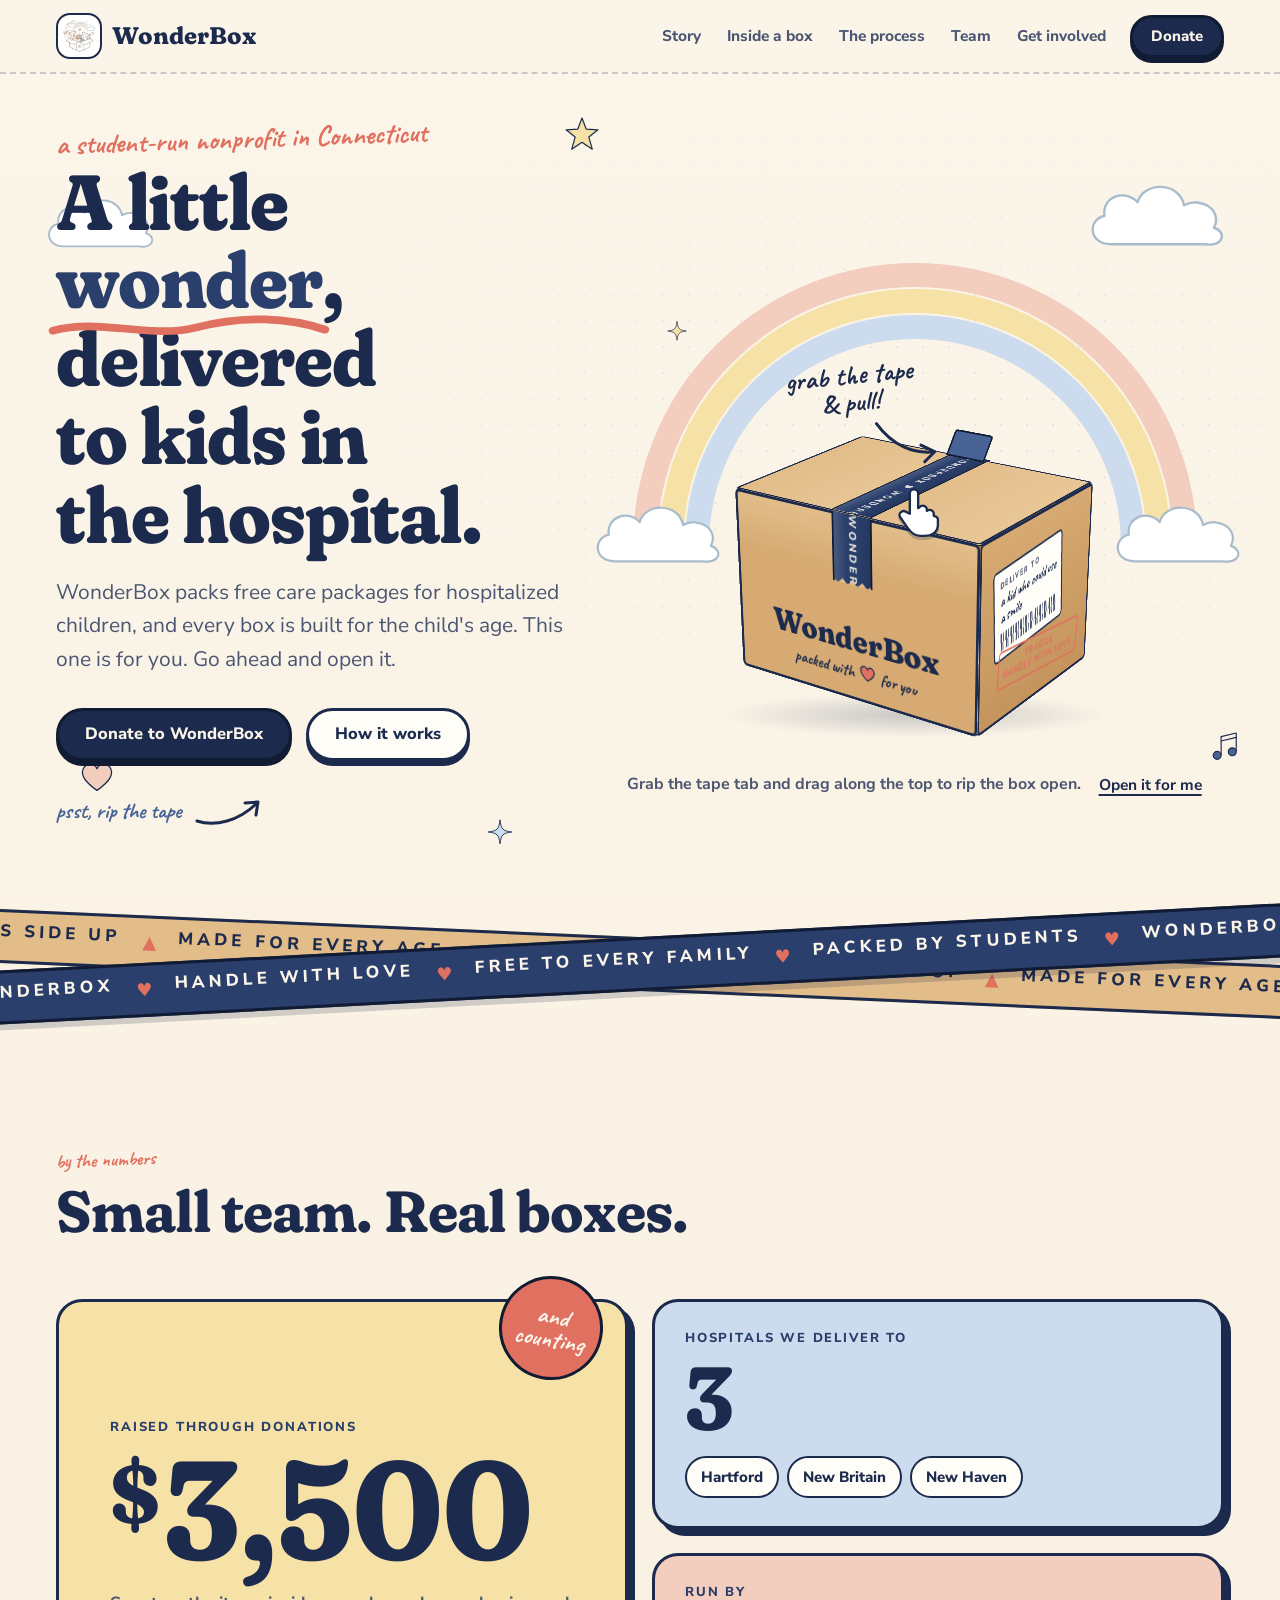
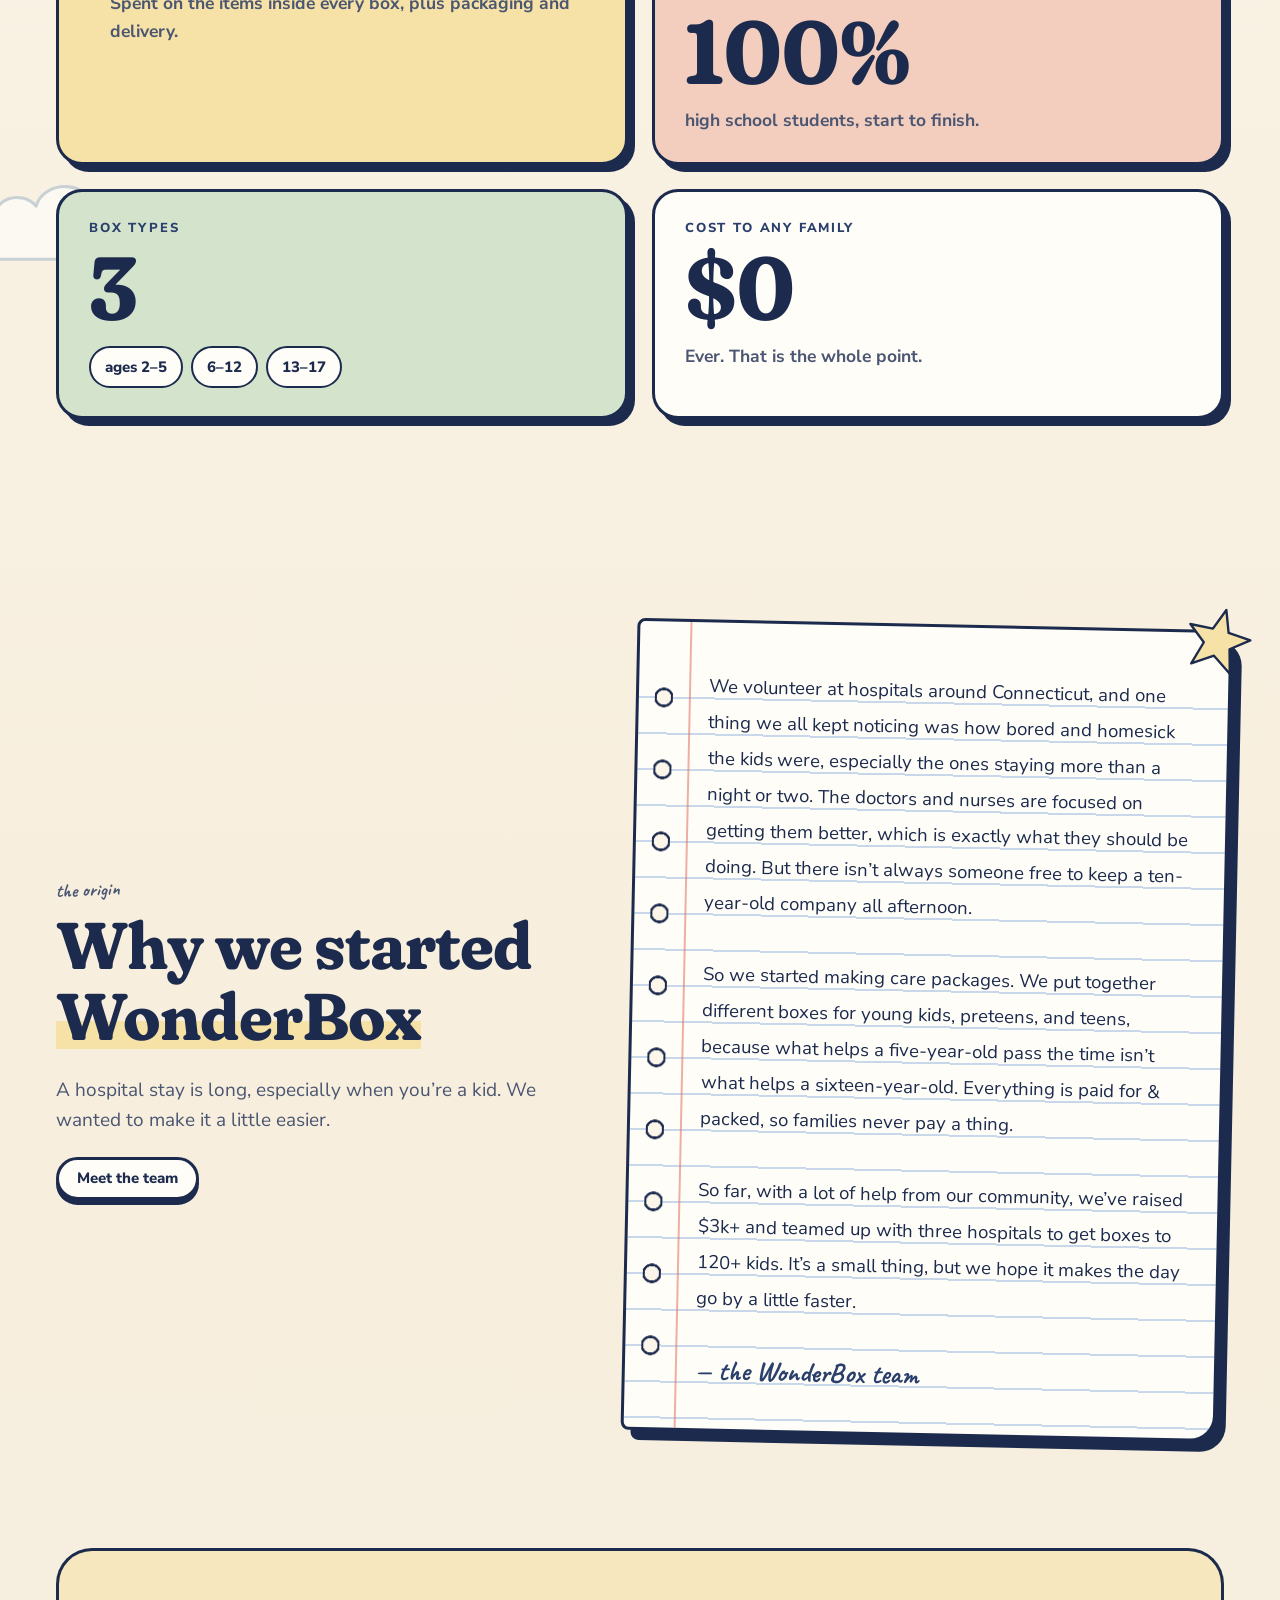
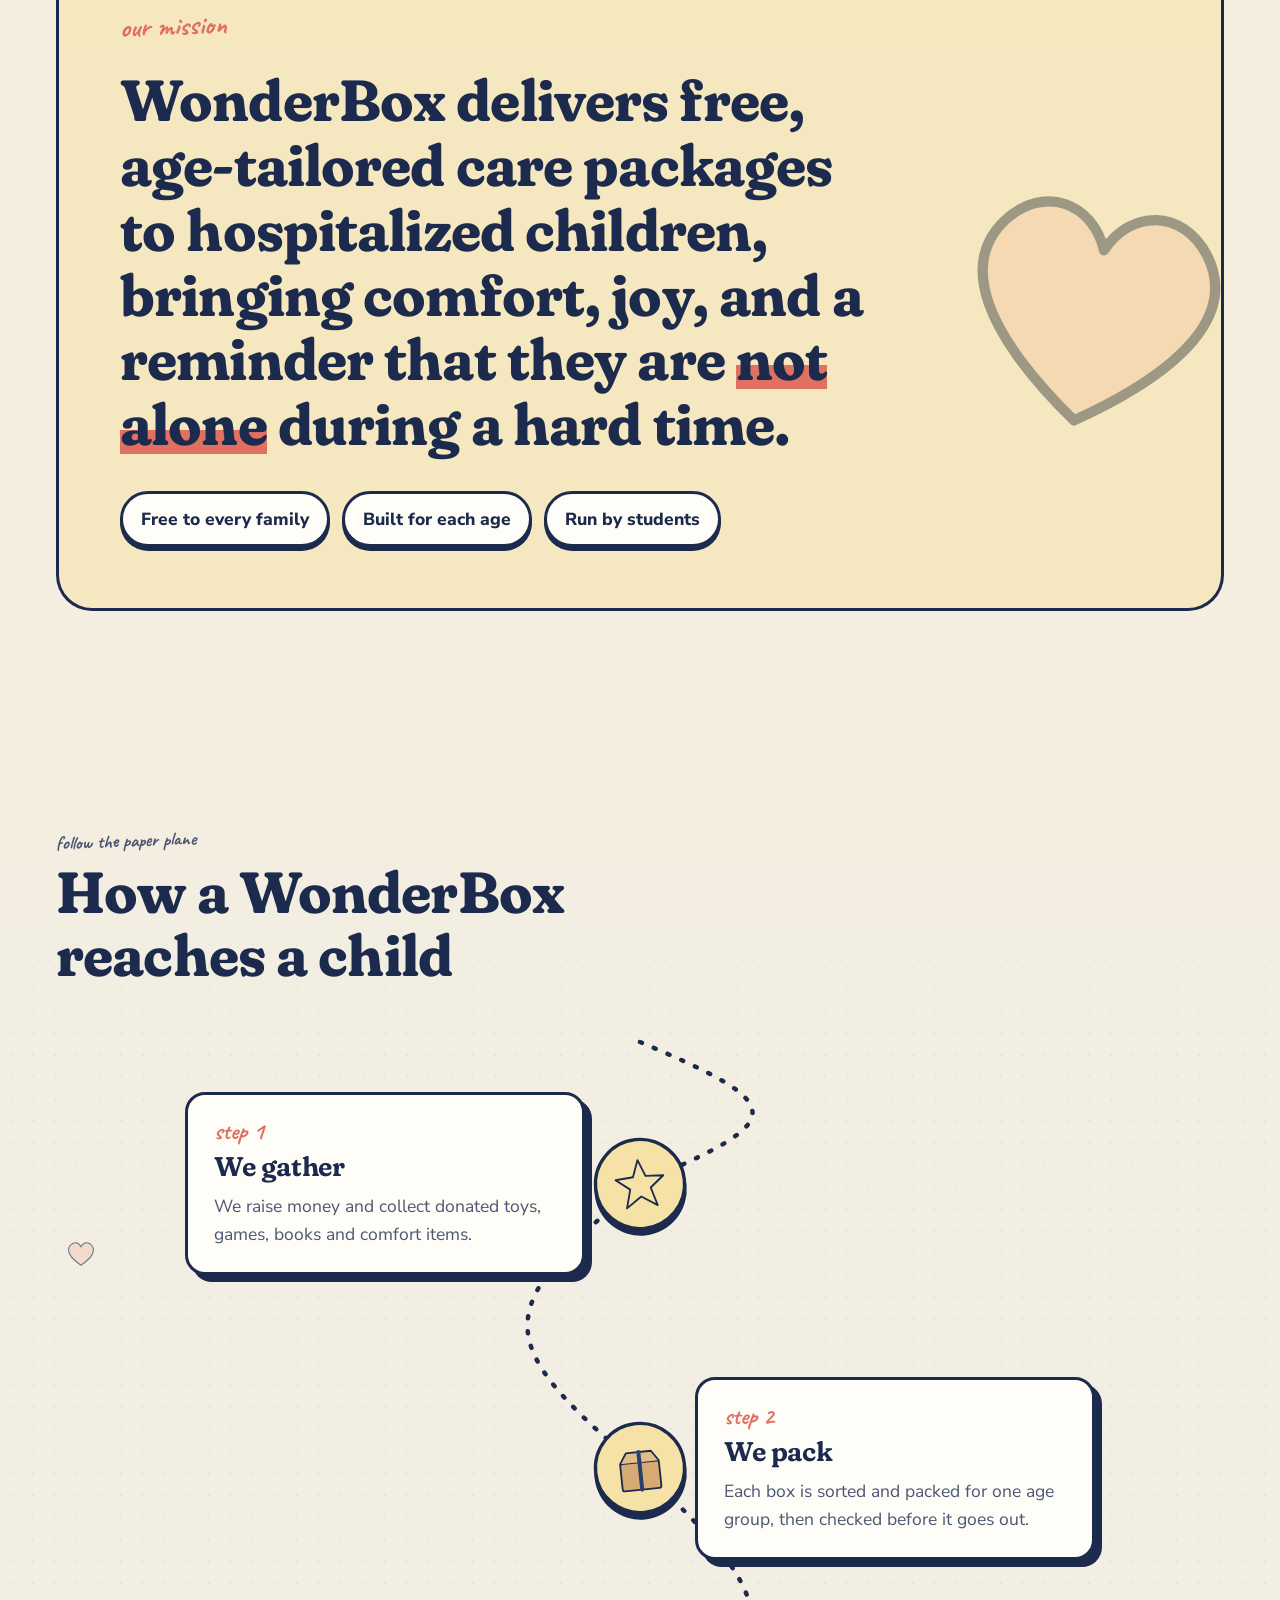
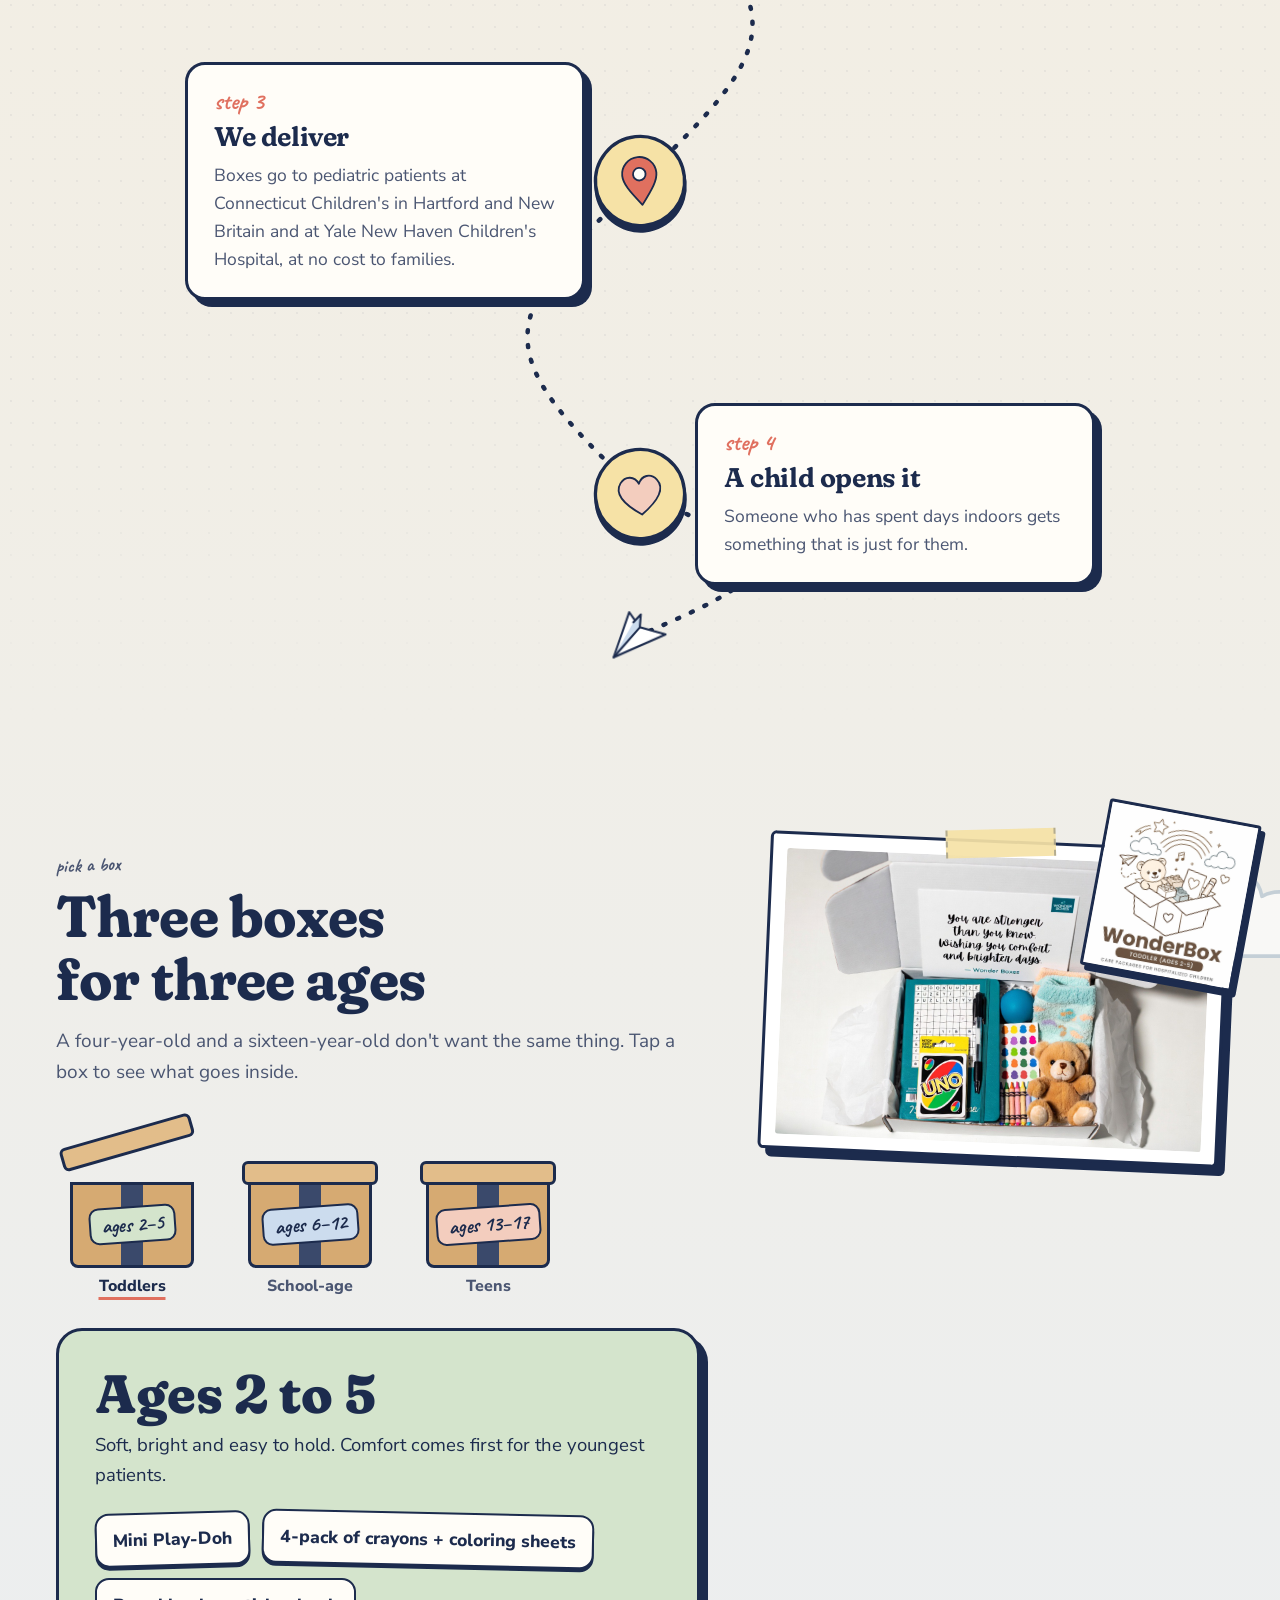
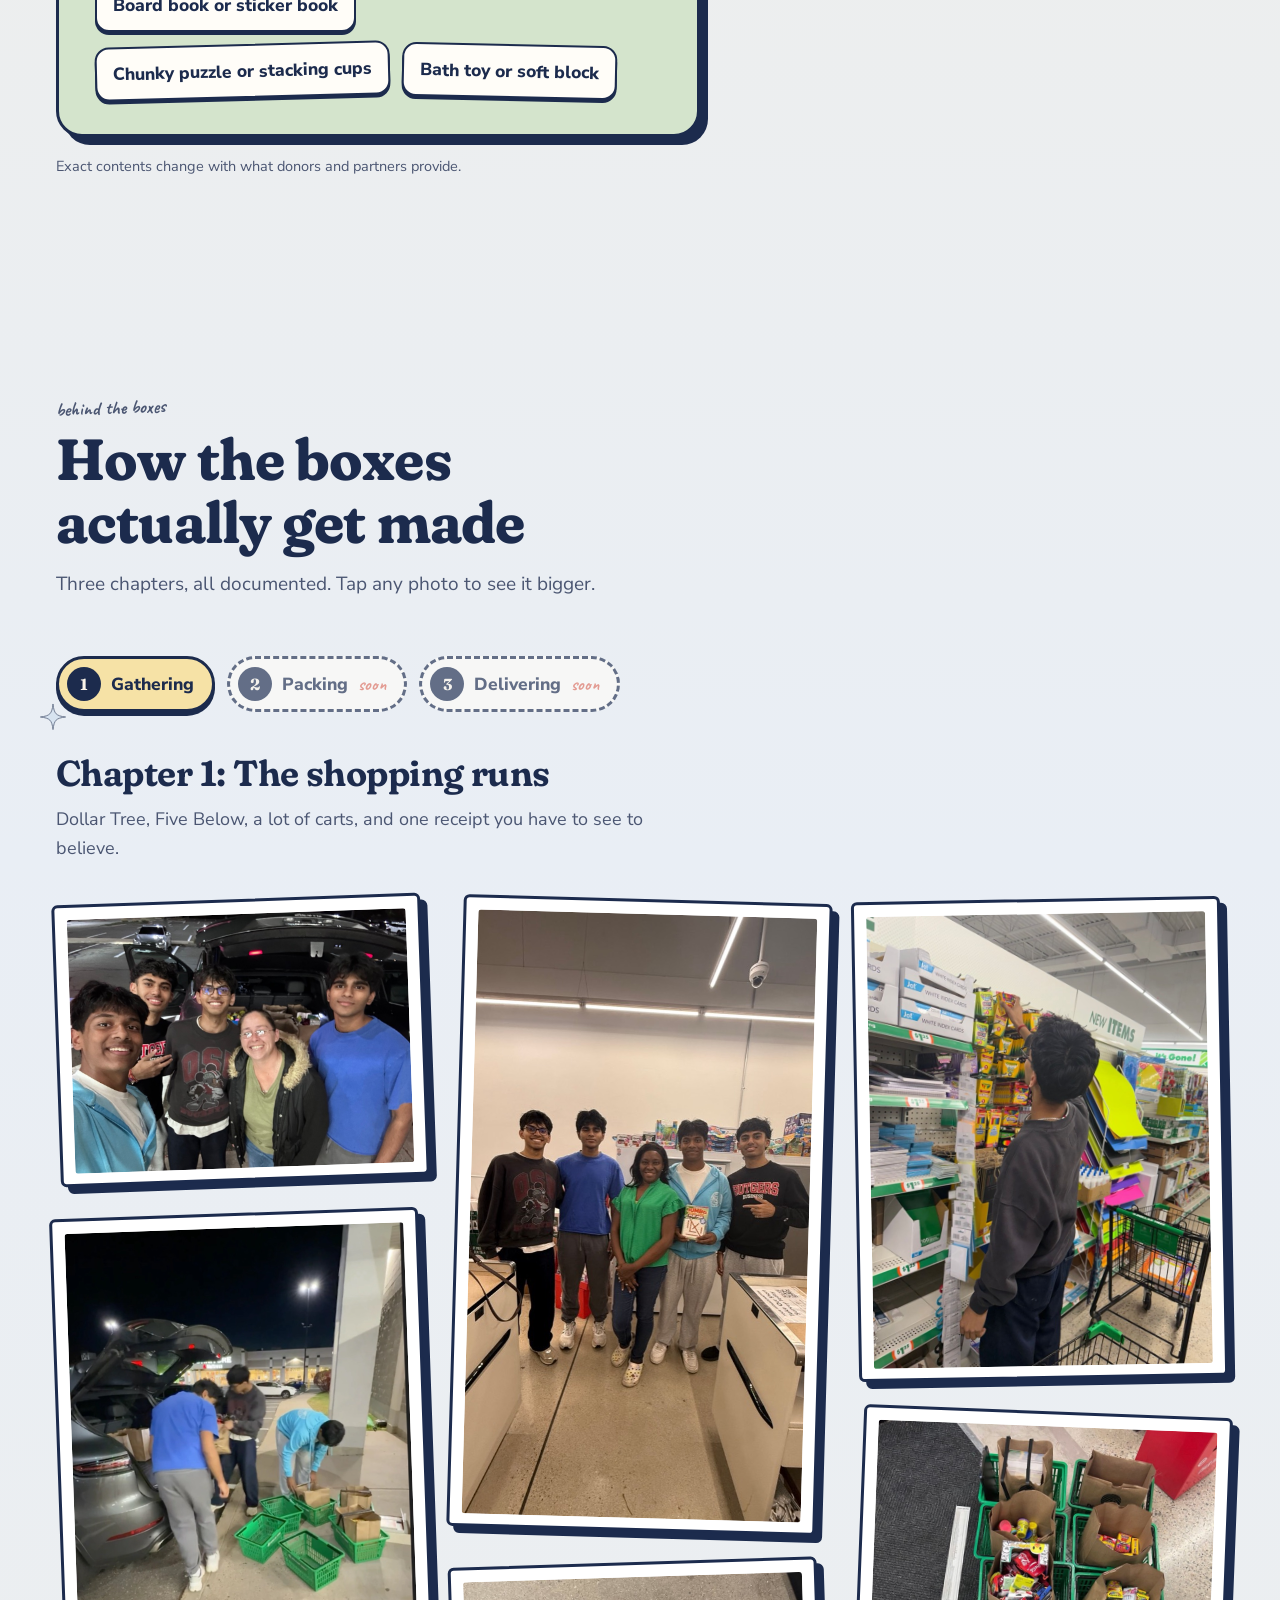
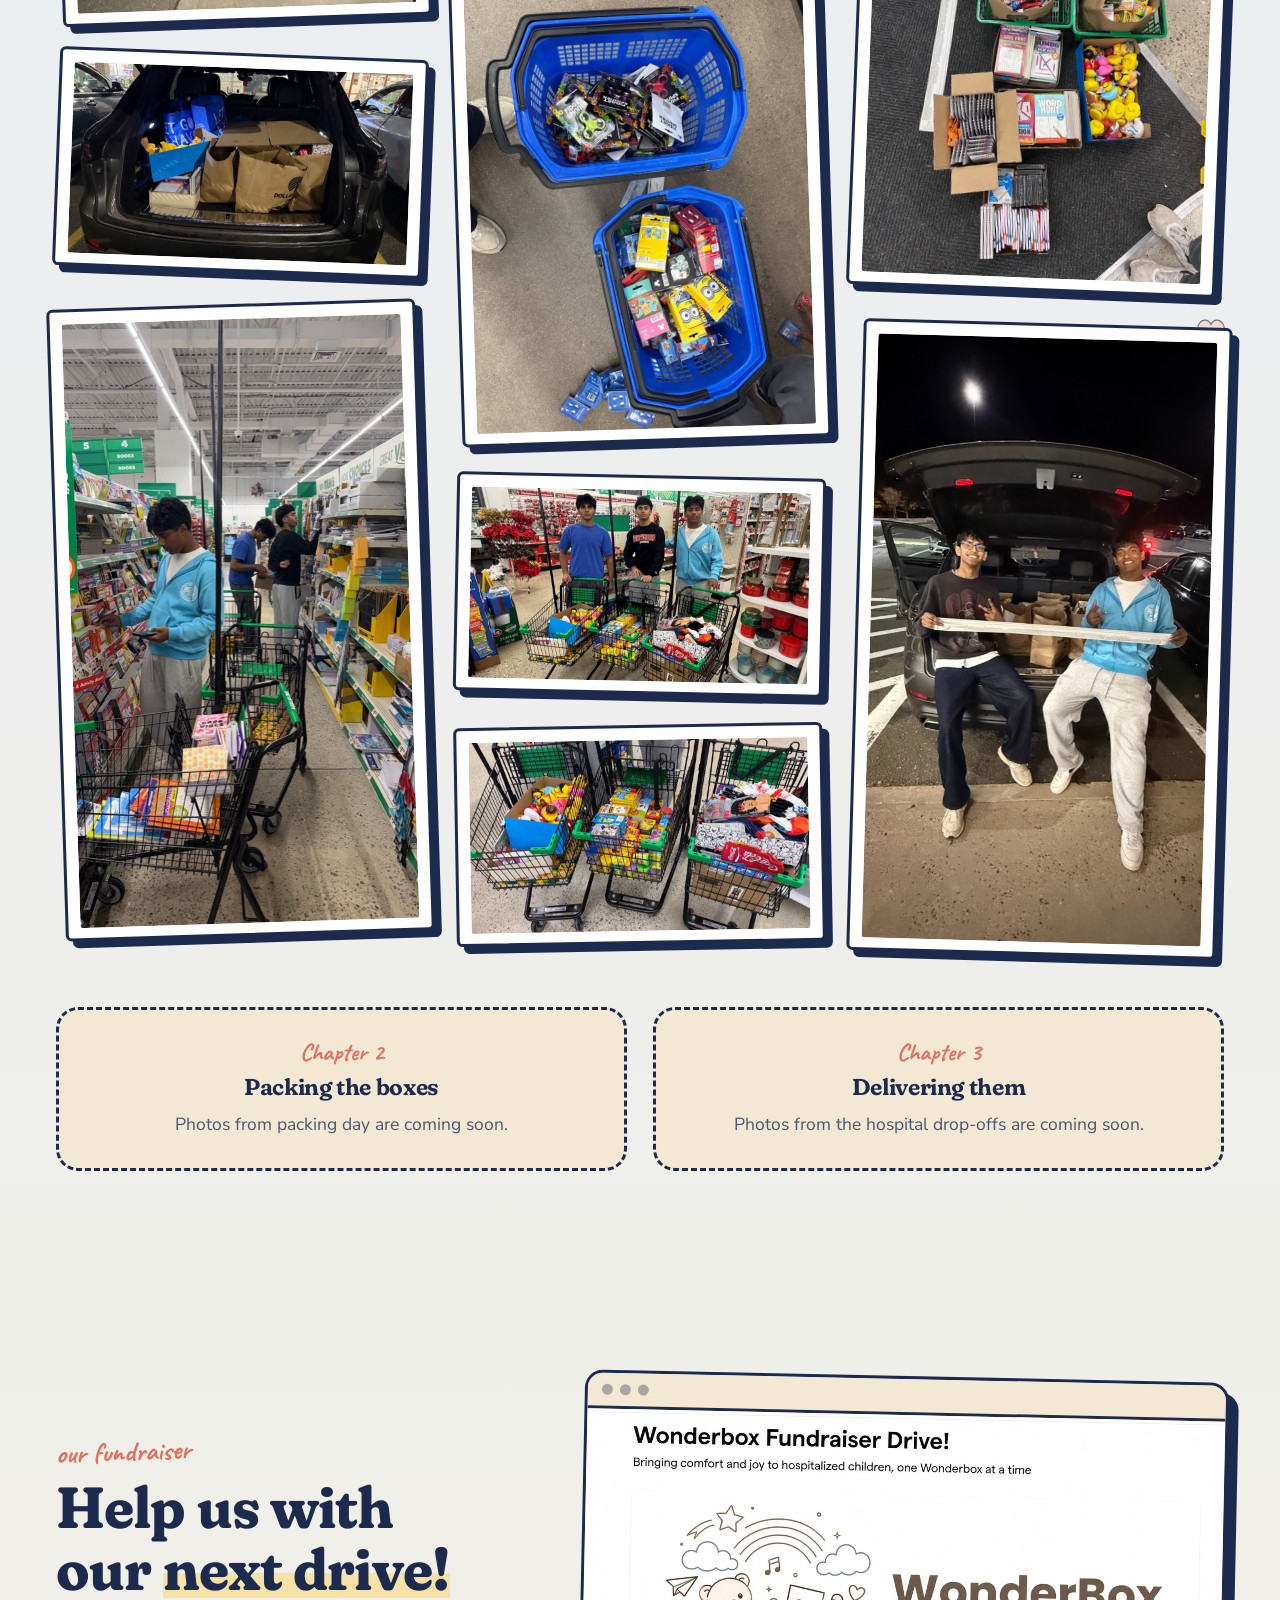
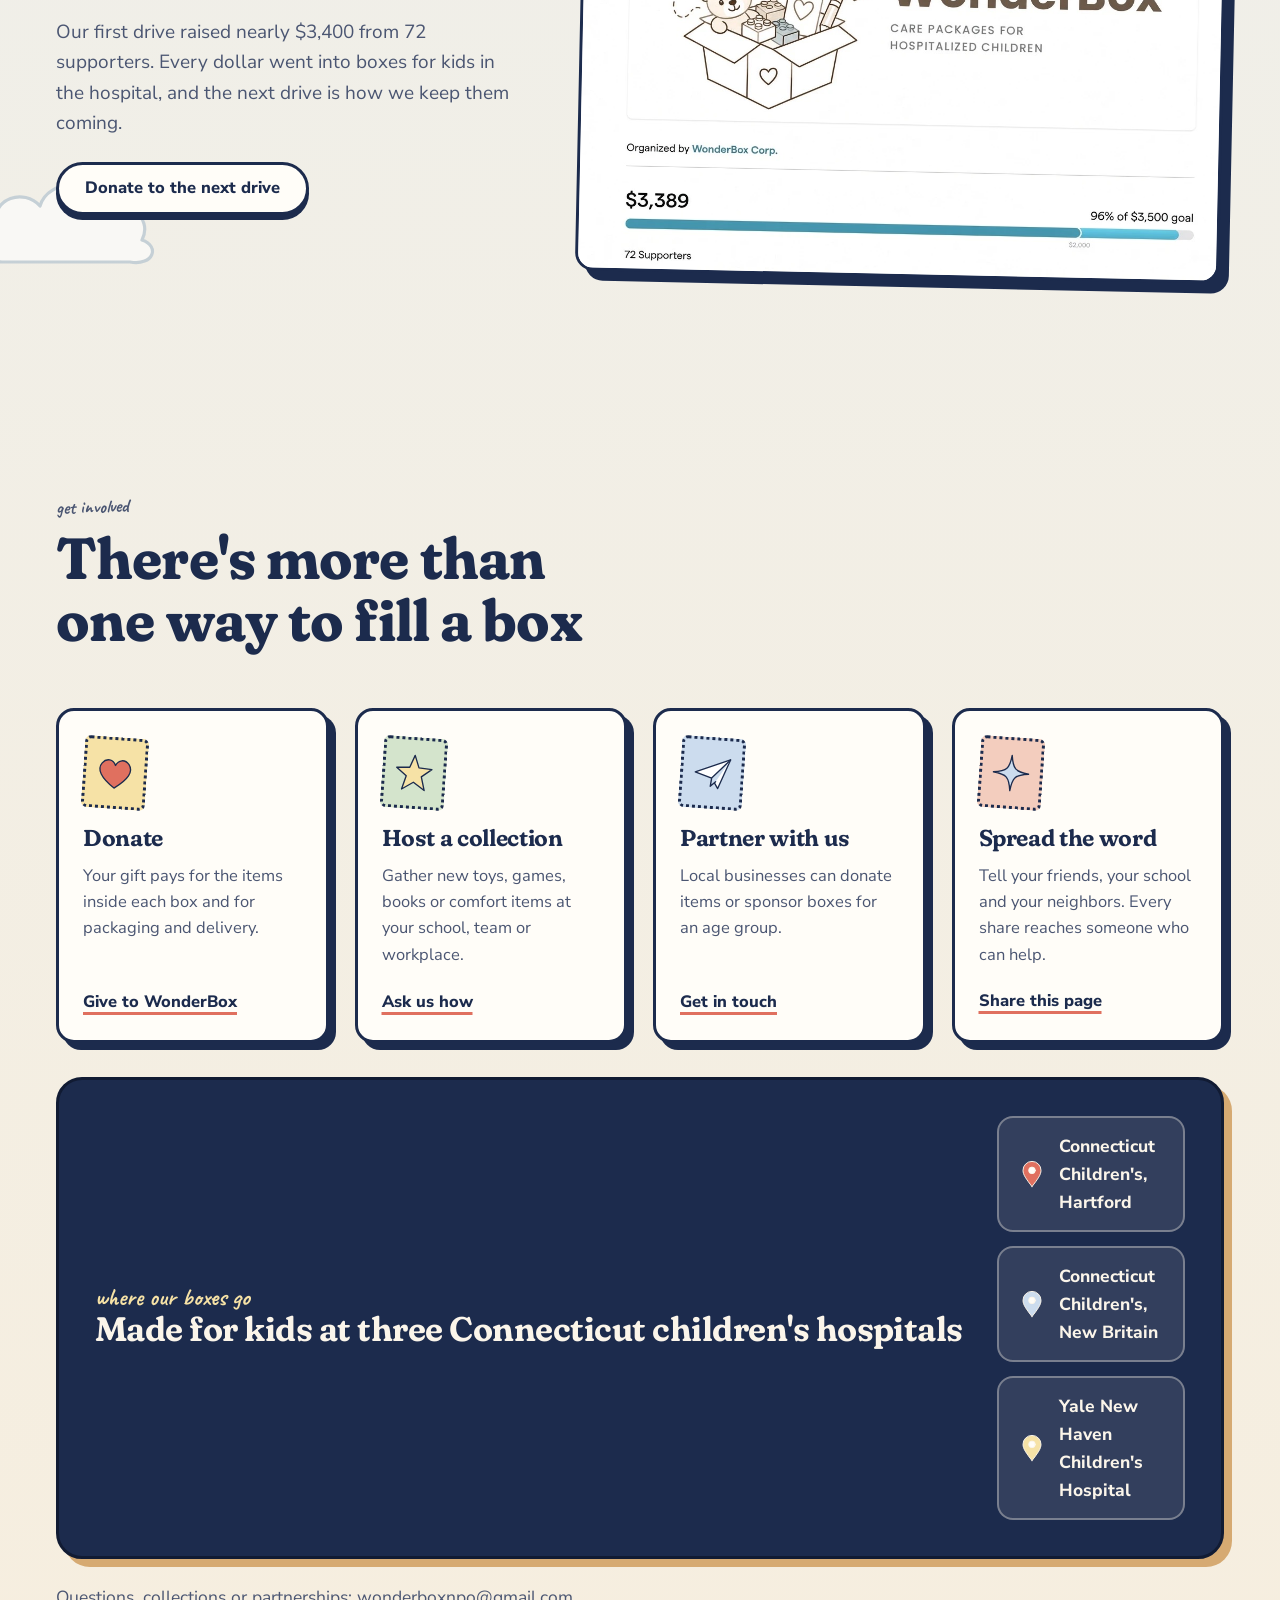
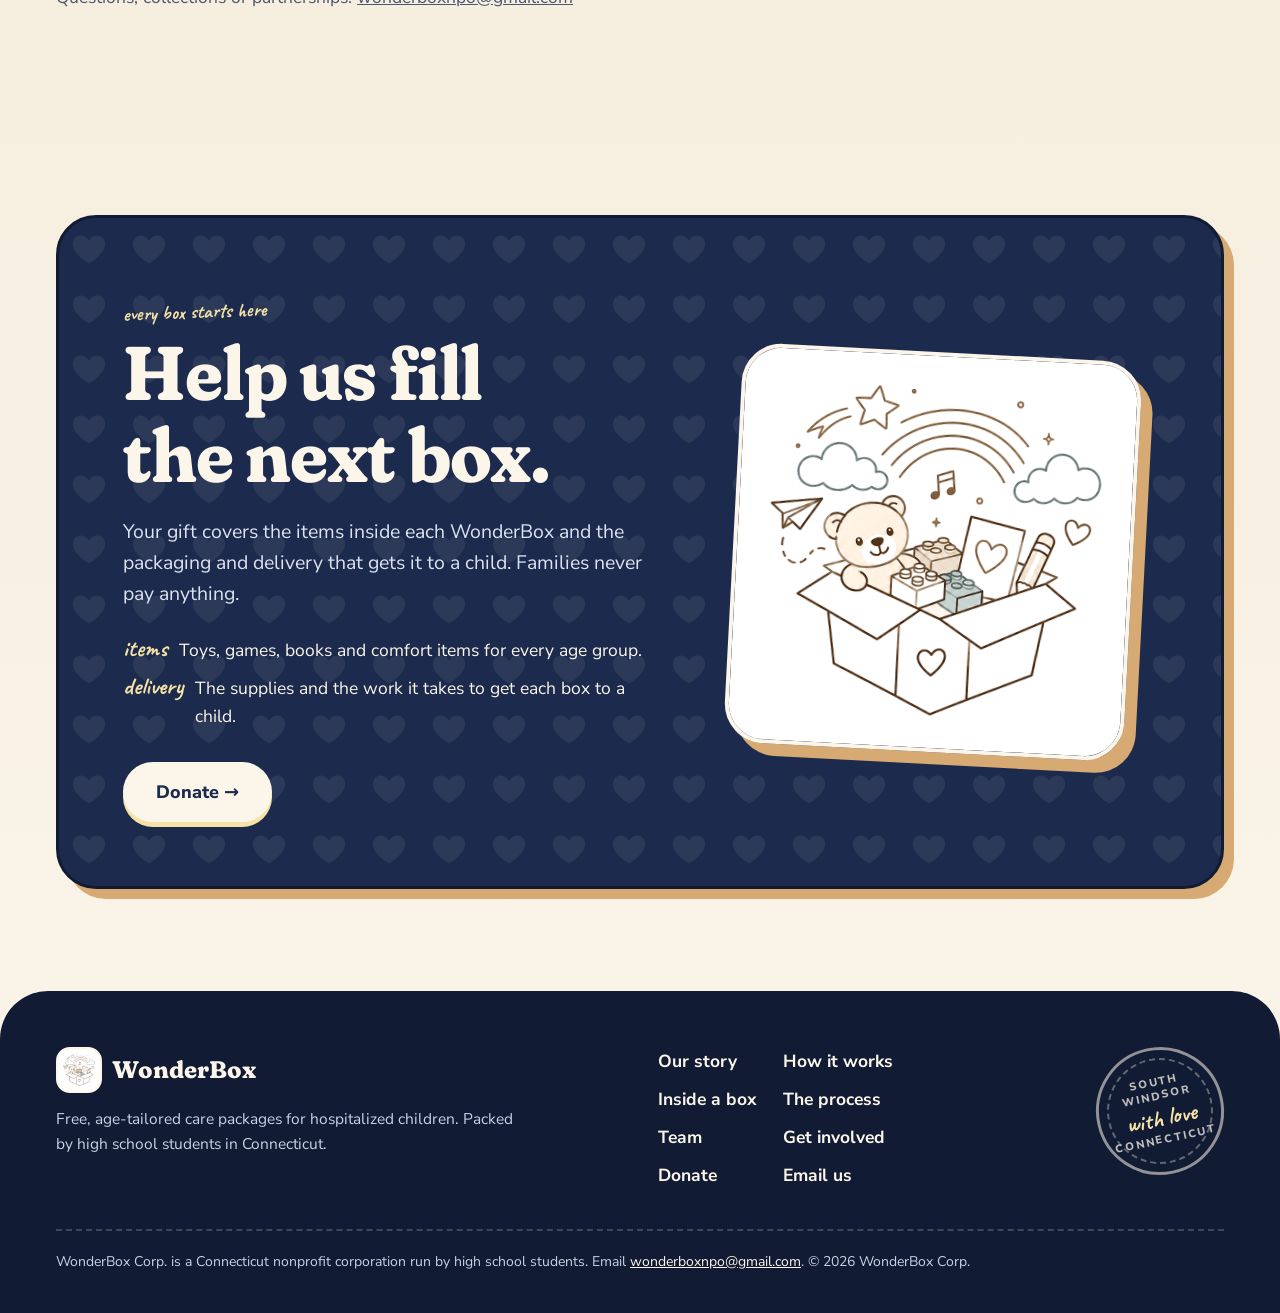
<file: index.html>
<!doctype html>
<html lang="en">
<head>
<meta charset="utf-8">
<meta name="viewport" content="width=device-width, initial-scale=1, viewport-fit=cover">
<title>WonderBox | Care packages for kids in the hospital</title>
<meta name="description" content="WonderBox is a student-run Connecticut nonprofit that delivers free, age-tailored care packages to hospitalized children.">
<meta property="og:title" content="WonderBox">
<meta property="og:description" content="Free, age-tailored care packages for kids in the hospital. Packed by high school students in Connecticut.">
<meta property="og:image" content="https://agentknightsofficial.github.io/Wonderbox-Website/img/share-banner.png">
<meta property="og:type" content="website">
<meta name="twitter:card" content="summary_large_image">
<meta name="theme-color" content="#FBF5EA">
<link rel="icon" href="wonderbox-logo.png">
<link rel="preconnect" href="https://fonts.googleapis.com">
<link rel="preconnect" href="https://fonts.gstatic.com" crossorigin>
<link rel="stylesheet" href="https://fonts.googleapis.com/css2?family=Caveat:wght@500;700&family=Fraunces:opsz,wght,SOFT,WONK@9..144,400..800,0..100,0..1&family=Nunito+Sans:opsz,wght@6..12,400..800&display=swap">
<link rel="stylesheet" href="styles.css">
</head>
<body>

<svg width="0" height="0" style="position:absolute" aria-hidden="true" focusable="false">
  <symbol id="d-star" viewBox="0 0 100 100"><path d="M50 8 L61 37 L92 39 L68 58 L77 90 L50 72 L23 90 L32 58 L8 39 L39 37 Z"/></symbol>
  <symbol id="d-heart" viewBox="0 0 100 100"><path d="M50 86 C 18 64, 6 44, 18 28 C 28 15, 44 18, 50 32 C 56 18, 72 15, 82 28 C 94 44, 82 64, 50 86 Z"/></symbol>
  <symbol id="d-note" viewBox="0 0 100 100"><path d="M42 74 V24 L84 14 V64" fill="none"/><path d="M42 36 L84 26" fill="none"/><circle cx="31" cy="76" r="11"/><circle cx="73" cy="66" r="11"/></symbol>
  <symbol id="d-spark" viewBox="0 0 100 100"><path d="M50 8 C 54 40, 60 46, 92 50 C 60 54, 54 60, 50 92 C 46 60, 40 54, 8 50 C 40 46, 46 40, 50 8 Z"/></symbol>
  <symbol id="d-cloud" viewBox="0 0 200 110"><path d="M42 94 C 14 94, 10 62, 34 56 C 30 30, 62 20, 78 38 C 86 10, 134 10, 140 42 C 162 30, 192 48, 180 72 C 198 78, 192 98, 168 94 Z"/></symbol>
  <symbol id="d-plane" viewBox="0 0 100 100"><path d="M10 50 L92 16 L66 86 L50 62 Z"/><path d="M92 16 L50 62 L48 82 L60 70" fill="var(--sky)"/></symbol>
  <symbol id="d-pin" viewBox="0 0 100 100"><path d="M50 92 C 30 66, 20 52, 20 38 A 30 30 0 0 1 80 38 C 80 52, 70 66, 50 92 Z"/><circle cx="50" cy="38" r="11" fill="var(--paper)"/></symbol>
</svg>

<div class="progress" aria-hidden="true"><i id="progress"></i></div>

<header class="site-header">
  <div class="wrap bar">
    <a class="brand" href="#top" aria-label="WonderBox home">
      <img src="wonderbox-logo.png" alt="" width="46" height="46">
      <span>WonderBox</span>
    </a>
    <nav class="nav" aria-label="Main">
      <a href="#story">Story</a>
      <a href="#inside">Inside a box</a>
      <a href="#photos">The process</a>
      <a href="team.html">Team</a>
      <a href="#help">Get involved</a>
      <a class="btn btn-navy btn-sm js-donate" href="#donate">Donate</a>
    </nav>
  </div>
</header>

<main id="top">
  <div class="bg-fx" aria-hidden="true">
    <svg class="dd" viewBox="0 0 200 110" style="left:-3%;top:14%;--p:.10;width:190px;fill:#fff;stroke:var(--cloud)"><use href="#d-cloud"/></svg>
    <svg class="dd" viewBox="0 0 100 100" style="right:6%;top:24%;--p:.18;width:38px;fill:var(--butter)"><use href="#d-star"/></svg>
    <svg class="dd" viewBox="0 0 100 100" style="left:5%;top:36%;--p:.14;width:34px;fill:var(--blush)"><use href="#d-heart"/></svg>
    <svg class="dd" viewBox="0 0 200 110" style="right:-4%;top:46%;--p:.08;width:230px;fill:#fff;stroke:var(--cloud)"><use href="#d-cloud"/></svg>
    <svg class="dd" viewBox="0 0 100 100" style="left:3%;top:58%;--p:.2;width:30px;fill:var(--sky)"><use href="#d-spark"/></svg>
    <svg class="dd" viewBox="0 0 100 100" style="right:4%;top:68%;--p:.12;width:36px;fill:var(--blush)"><use href="#d-heart"/></svg>
    <svg class="dd" viewBox="0 0 200 110" style="left:-3%;top:80%;--p:.1;width:200px;fill:#fff;stroke:var(--cloud)"><use href="#d-cloud"/></svg>
    <svg class="dd" viewBox="0 0 100 100" style="right:7%;top:88%;--p:.16;width:34px;fill:var(--butter)"><use href="#d-star"/></svg>
  </div>
  
  <section class="hero" aria-labelledby="hero-title">
    <div class="sky" id="sky" aria-hidden="true">
      <div style="left:3%;top:9%;--z:-14px"><svg class="dd" style="--t:8s;width:120px;fill:#fff;stroke:var(--cloud)"><use href="#d-cloud"/></svg></div>
      <div style="left:44%;top:5%;--z:18px"><svg class="dd" style="--t:6s;width:38px;fill:var(--butter)" viewBox="0 0 100 100"><use href="#d-star"/></svg></div>
      <div style="left:6%;bottom:12%;--z:22px"><svg class="dd" style="--t:7s;width:40px;fill:var(--blush)" viewBox="0 0 100 100"><use href="#d-heart"/></svg></div>
      <div style="right:4%;top:8%;--z:-20px"><svg class="dd" style="--t:9s;width:150px;fill:#fff;stroke:var(--cloud)"><use href="#d-cloud"/></svg></div>
      <div style="right:3%;bottom:16%;--z:16px"><svg class="dd" style="--t:6.5s;width:36px;fill:var(--navy-3);stroke:var(--navy)" viewBox="0 0 100 100"><use href="#d-note"/></svg></div>
      <div style="left:38%;bottom:6%;--z:-12px"><svg class="dd" style="--t:5.5s;width:28px;fill:var(--sky)" viewBox="0 0 100 100"><use href="#d-spark"/></svg></div>
      <div style="left:52%;top:30%;--z:10px"><svg class="dd" style="--t:6s;width:22px;fill:var(--butter)" viewBox="0 0 100 100"><use href="#d-spark"/></svg></div>
    </div>

    <div class="wrap hero-grid">
      <div class="hero-copy">
        <p class="kicker">a student-run nonprofit in Connecticut</p>
        <h1 id="hero-title">A little <span class="scribble">wonder<svg viewBox="0 0 220 24" preserveAspectRatio="none" aria-hidden="true"><path d="M4 16 C 40 4, 80 24, 116 13 S 188 4, 216 15"/></svg></span>, delivered to kids in the hospital.</h1>
        <p class="lede">WonderBox packs free care packages for hospitalized children, and every box is built for the child's age. This one is for you. Go ahead and open it.</p>
        <div class="cta-row">
          <a class="btn btn-navy js-donate" href="#donate">Donate to WonderBox</a>
          <a class="btn" href="#journey">How it works</a>
        </div>
        <p class="hero-note"><span>psst, rip the tape</span><svg viewBox="0 0 74 40" class="dd" style="fill:none;stroke-width:3"><path d="M4 30 C 22 36, 46 30, 64 12"/><path d="M52 12 L65 11 L63 24"/></svg></p>
      </div>

      <div class="play">
        <div class="stage-wrap" id="stageWrap">
          <div class="stage" id="stage" data-state="sealed">
            <svg class="rainbow" viewBox="0 0 600 620" aria-hidden="true">
              <path d="M30 400 A 270 270 0 0 1 570 400" stroke="var(--blush)"/>
              <path d="M56 400 A 244 244 0 0 1 544 400" stroke="var(--butter)"/>
              <path d="M82 400 A 218 218 0 0 1 518 400" stroke="var(--sky)"/>
              <g class="dd" style="fill:#fff;stroke:var(--cloud)"><use href="#d-cloud" x="-30" y="350" width="140" height="78"/><use href="#d-cloud" x="490" y="350" width="140" height="78"/></g>
            </svg>
            <div class="ground"></div>

            <div class="scene" id="scene">
              <div class="bob" id="bob">
                <div class="box3d" id="box3d">
                  <div class="face wd f-bottom"></div>
                  <div class="face wh i-back"></div>
                  <div class="face dh i-left"></div>
                  <div class="face dh i-right"></div>
                  <div class="face wh i-front"></div>
                  <div class="face wd i-floor"></div>
                  <div class="face wh f-back"></div>
                  <div class="face dh f-left"></div>
                  <div class="face dh f-right">
                    <div class="label"><small>DELIVER TO</small>a kid who could use a smile<i></i></div>
                    <div class="fragile">FRAGILE<br>HANDLE WITH LOVE</div>
                  </div>
                  <div class="face wh f-front">
                    <div class="tape tape-f" id="tapeF"><b>WONDERBOX ♥ WONDER</b></div>
                    <span class="mk" id="mC" style="left:calc(var(--W) / 2 - 4px);top:65px"></span>
                    <div class="print"><strong>WonderBox</strong><span>packed with <svg class="dd" viewBox="0 0 100 100" style="fill:var(--coral);stroke-width:6"><use href="#d-heart"/></svg> for you</span></div>
                  </div>
                  <div class="top wd">
                    <div class="flap flap-b"><i class="fo"></i><i class="fi"></i></div>
                    <div class="flap flap-f"><i class="fo"></i><i class="fi"></i></div>
                    <div class="flap flap-l"><i class="fo"></i><i class="fi"></i></div>
                    <div class="flap flap-r"><i class="fo"></i><i class="fi"></i></div>
                    <div class="tape tape-t" id="tapeT"><b>WONDERBOX ♥ WONDERBOX ♥ WONDERBOX ♥</b></div>
                    <div class="tab" id="tab"></div>
                    <span class="mk" id="mA" style="left:calc(var(--W) / 2 - 1px);top:0"></span>
                    <span class="mk" id="mB" style="left:calc(var(--W) / 2 - 1px);top:calc(var(--D) - 2px)"></span>
                    <span class="mk" id="mM" style="left:calc(var(--W) / 2 - 1px);top:calc(var(--D) / 2 - 1px)"></span>
                  </div>
                </div>
              </div>
            </div>

            <svg class="peel" viewBox="0 0 600 620" aria-hidden="true">
              <g id="peelG" style="display:none">
                <path id="peelOut" fill="none" stroke="#111B33" stroke-width="46" stroke-linecap="butt"/>
                <polygon id="peelEnd" fill="#2A3F6B" stroke="#111B33" stroke-width="2.5" stroke-linejoin="round"/>
                <path id="peelBody" fill="none" stroke="#2A3F6B" stroke-width="40" stroke-linecap="butt"/>
                <path id="peelShine" fill="none" stroke="rgba(255,255,255,.14)" stroke-width="10" stroke-linecap="butt"/>
                <path id="peelDots" fill="none" stroke="#FBF5EA" stroke-width="3.5" stroke-linecap="round" stroke-dasharray="0.1 13" opacity=".85"/>
              </g>
            </svg>

            <div class="hintbox" id="hintbox"><div class="hint">grab the tape<br>&amp; pull!<svg viewBox="0 0 70 50" class="dd" style="fill:none;stroke-width:3"><path d="M6 6 C 20 30, 40 40, 60 40"/><path d="M48 32 L61 40 L50 49"/></svg></div></div>
            <div class="hintbox" id="ghostbox"><svg class="dd ghost" viewBox="0 0 100 112" style="fill:#fff;stroke-width:5"><path d="M34 60 V16 a9 9 0 0 1 18 0 V48 l3 -2 a9 9 0 0 1 16 4 v4 a9 9 0 0 1 15 5 v6 a9 9 0 0 1 9 6 V84 C 95 100, 82 108, 66 108 H 56 C 44 108, 37 102, 30 92 L 12 66 a9 9 0 0 1 14 -10 Z"/></svg></div>

            <div class="items" id="items" inert>
              <a class="item" href="#story" style="--c:var(--blush);--i:0"><span class="item-float"><span class="item-art"><svg class="dd" viewBox="0 0 100 100" aria-hidden="true"><circle cx="27" cy="25" r="11" fill="#E8C49A"/><circle cx="73" cy="25" r="11" fill="#E8C49A"/><circle cx="27" cy="25" r="4.5" fill="#F6E0C4" stroke-width="2.4"/><circle cx="73" cy="25" r="4.5" fill="#F6E0C4" stroke-width="2.4"/><ellipse cx="50" cy="80" rx="27" ry="17" fill="#E8C49A"/><ellipse cx="50" cy="82" rx="12" ry="9" fill="#F6E0C4" stroke-width="2.4"/><circle cx="50" cy="44" r="25" fill="#E8C49A"/><ellipse cx="50" cy="53" rx="11" ry="8" fill="#F6E0C4" stroke-width="2.4"/><circle cx="41" cy="40" r="2.8" fill="#1C2B4D" stroke="none"/><circle cx="59" cy="40" r="2.8" fill="#1C2B4D" stroke="none"/><ellipse cx="50" cy="50" rx="3.6" ry="2.6" fill="#1C2B4D" stroke="none"/><path d="M45.5 56 q4.5 4 9 0" fill="none" stroke-width="2.4"/><circle cx="35" cy="49" r="3.2" fill="#F3B3A2" stroke="none"/><circle cx="65" cy="49" r="3.2" fill="#F3B3A2" stroke="none"/></svg></span><span class="item-tag">Our story</span></span></a>
              <a class="item" href="#mission" style="--c:var(--sky);--i:1"><span class="item-float"><span class="item-art"><svg class="dd" viewBox="0 0 100 100" aria-hidden="true"><g transform="rotate(-7 50 50)"><rect x="20" y="12" width="60" height="76" rx="7" fill="#FFFDF8"/><path d="M50 68 C 30 56, 24 43, 32 34 C 38 27, 47 29, 50 37 C 53 29, 62 27, 68 34 C 76 43, 70 56, 50 68 Z" fill="#E0705F"/><path d="M33 79 h24" stroke-width="2.6"/></g></svg></span><span class="item-tag">Our mission</span></span></a>
              <a class="item" href="#inside" style="--c:var(--butter);--i:2"><span class="item-float"><span class="item-art"><svg class="dd" viewBox="0 0 100 100" aria-hidden="true"><rect x="23" y="44" width="11" height="10" rx="2" fill="#CCDCEE"/><rect x="41" y="44" width="11" height="10" rx="2" fill="#CCDCEE"/><rect x="14" y="52" width="48" height="32" rx="4" fill="#CCDCEE"/><rect x="51" y="22" width="11" height="10" rx="2" fill="#D4E4CC"/><rect x="68" y="22" width="11" height="10" rx="2" fill="#D4E4CC"/><rect x="44" y="30" width="44" height="28" rx="4" fill="#D4E4CC"/></svg></span><span class="item-tag">What's inside</span></span></a>
              <a class="item" href="team.html" style="--c:var(--sage);--i:3"><span class="item-float"><span class="item-art"><svg class="dd" viewBox="0 0 100 100" aria-hidden="true"><g transform="rotate(38 50 50)"><rect x="40" y="8" width="20" height="62" rx="3" fill="#F6E2A6"/><rect x="40" y="8" width="20" height="12" rx="3" fill="#F3CDBE"/><path d="M50 24 V66" stroke-width="2"/><path d="M40 70 L50 92 L60 70 Z" fill="#E8C49A"/><path d="M46.4 84 L50 92 L53.6 84 Z" fill="#1C2B4D"/></g></svg></span><span class="item-tag">The team</span></span></a>
              <a class="item" href="#photos" style="--c:var(--blush);--i:4"><span class="item-float"><span class="item-art"><svg class="dd" viewBox="0 0 100 100" aria-hidden="true"><g transform="rotate(-11 36 52)"><rect x="12" y="22" width="46" height="56" rx="3" fill="#FFFDF8"/><rect x="18" y="28" width="34" height="34" fill="#CCDCEE" stroke-width="2.4"/><path d="M18 56 l9 -10 l8 8 l5 -5 l12 11" fill="none" stroke-width="2.4"/></g><g transform="rotate(9 64 50)"><rect x="42" y="20" width="46" height="56" rx="3" fill="#FFFDF8"/><rect x="48" y="26" width="34" height="34" fill="#F6E2A6" stroke-width="2.4"/><circle cx="65" cy="41" r="6" fill="#E0705F" stroke-width="2.4"/></g></svg></span><span class="item-tag">Photos</span></span></a>
              <a class="item" href="#donate" style="--c:var(--butter);--i:5"><span class="item-float"><span class="item-art"><svg class="dd" viewBox="0 0 100 100" aria-hidden="true"><circle cx="50" cy="18" r="10" fill="#F6E2A6"/><path d="M50 13 v10" stroke-width="2.4"/><path d="M17 58 c-9 0 -10 -9 -3 -11" fill="none"/><rect x="28" y="72" width="10" height="14" rx="3" fill="#F3CDBE"/><rect x="60" y="72" width="10" height="14" rx="3" fill="#F3CDBE"/><path d="M33 40 L30 25 L45 34" fill="#F3CDBE"/><ellipse cx="50" cy="58" rx="34" ry="24" fill="#F3CDBE"/><rect x="78" y="50" width="12" height="16" rx="5" fill="#F3CDBE"/><circle cx="68" cy="51" r="2.8" fill="#1C2B4D" stroke="none"/><path d="M42 36 h16" stroke-width="3.8"/></svg></span><span class="item-tag">Fundraising</span></span></a>
              <a class="item" href="#help" style="--c:var(--sky);--i:6"><span class="item-float"><span class="item-art"><svg class="dd" viewBox="0 0 100 100" aria-hidden="true"><path d="M10 86 q16 -2 24 -18" fill="none" stroke-dasharray="3 8" stroke-width="2.6"/><path d="M14 50 L90 18 L64 84 L50 62 Z" fill="#FFFDF8"/><path d="M90 18 L50 62 L48 80 L60 70" fill="#CCDCEE"/></svg></span><span class="item-tag">Connections</span></span></a>
            </div>

            <button class="gun" id="gun" type="button" aria-label="Tape gun. Drag it along the top of the box to seal it, or press to seal it automatically." hidden><svg class="dd" viewBox="0 0 120 90" aria-hidden="true"><path d="M36 56 L24 86 h22 l10 -26" fill="#4A6396"/><circle cx="50" cy="32" r="24" fill="#D6AA72"/><circle cx="50" cy="32" r="9" fill="#FFFDF8"/><path d="M12 44 h84 a8 8 0 0 1 8 8 v4 a6 6 0 0 1 -6 6 h-86 z" fill="#2A3F6B"/><path d="M104 54 l12 4 l-12 5" fill="#FFFDF8"/></svg></button>
            <div class="fx" id="fx"></div>
          </div>
        </div>
        <div class="play-bar">
          <p id="playMsg" aria-live="polite">Grab the tape tab and drag along the top to rip the box open.</p>
          <button class="link-btn" id="autoBtn" type="button">Open it for me</button>
          <button class="btn btn-sm" id="packBtn" type="button" hidden>Tape it back up</button>
        </div>
      </div>
    </div>
  </section>


  <div class="tapes" aria-hidden="true">
    <div class="tape-band t2"><div class="tape-track"><span>THIS SIDE UP</span><i>&#9650;</i><span>MADE FOR EVERY AGE</span><i>&#9650;</i><span>ONE BOX AT A TIME</span><i>&#9650;</i><span>THIS SIDE UP</span><i>&#9650;</i><span>MADE FOR EVERY AGE</span><i>&#9650;</i><span>ONE BOX AT A TIME</span><i>&#9650;</i><span>THIS SIDE UP</span><i>&#9650;</i><span>MADE FOR EVERY AGE</span><i>&#9650;</i><span>ONE BOX AT A TIME</span><i>&#9650;</i><span>THIS SIDE UP</span><i>&#9650;</i><span>MADE FOR EVERY AGE</span><i>&#9650;</i><span>ONE BOX AT A TIME</span><i>&#9650;</i></div></div>
    <div class="tape-band t1"><div class="tape-track"><span>WONDERBOX</span><i>&hearts;</i><span>HANDLE WITH LOVE</span><i>&hearts;</i><span>FREE TO EVERY FAMILY</span><i>&hearts;</i><span>PACKED BY STUDENTS</span><i>&hearts;</i><span>WONDERBOX</span><i>&hearts;</i><span>HANDLE WITH LOVE</span><i>&hearts;</i><span>FREE TO EVERY FAMILY</span><i>&hearts;</i><span>PACKED BY STUDENTS</span><i>&hearts;</i><span>WONDERBOX</span><i>&hearts;</i><span>HANDLE WITH LOVE</span><i>&hearts;</i><span>FREE TO EVERY FAMILY</span><i>&hearts;</i><span>PACKED BY STUDENTS</span><i>&hearts;</i><span>WONDERBOX</span><i>&hearts;</i><span>HANDLE WITH LOVE</span><i>&hearts;</i><span>FREE TO EVERY FAMILY</span><i>&hearts;</i><span>PACKED BY STUDENTS</span><i>&hearts;</i></div></div>
  </div>

  <section class="band stats" id="impact" aria-label="WonderBox by the numbers">
    <div class="wrap">
      <header class="sec-head" data-reveal>
        <p class="kicker">by the numbers</p>
        <h2>Small team. Real boxes.</h2>
      </header>
      <div class="bento">
        <div class="tile t-raised" data-reveal style="--t:var(--butter)">
          <span class="badge" aria-hidden="true">and<br>counting</span>
          <p class="tile-label">raised through donations</p>
          <div class="big"><span>$</span><b data-count="3500" data-comma>3,500</b></div>
          <p class="tile-sub">Spent on the items inside every box, plus packaging and delivery.</p>
        </div>
        <div class="tile t-hosp" data-reveal style="--t:var(--sky);--d:.08s">
          <p class="tile-label">hospitals we deliver to</p>
          <div class="big"><b data-count="3">3</b></div>
          <div class="pills"><span>Hartford</span><span>New Britain</span><span>New Haven</span></div>
        </div>
        <div class="tile t-student" data-reveal style="--t:var(--blush);--d:.16s">
          <p class="tile-label">run by</p>
          <div class="big"><b data-count="100" data-suffix="%">100%</b></div>
          <p class="tile-sub">high school students, start to finish.</p>
        </div>
        <div class="tile t-ages" data-reveal style="--t:var(--sage);--d:.08s">
          <p class="tile-label">box types</p>
          <div class="big"><b data-count="3">3</b></div>
          <div class="pills"><span>ages 2&ndash;5</span><span>6&ndash;12</span><span>13&ndash;17</span></div>
        </div>
        <div class="tile t-free" data-reveal style="--t:var(--paper);--d:.16s">
          <p class="tile-label">cost to any family</p>
          <div class="big"><b>$0</b></div>
          <p class="tile-sub">Ever. That is the whole point.</p>
        </div>
      </div>
    </div>
  </section>

  <section class="band story" id="story">
    <div class="wrap story-grid">
      <div class="story-lead" data-reveal>
        <p class="kicker">the origin</p>
        <h2>Why we started <span class="hl">WonderBox</span></h2>
        <p>A hospital stay is long, especially when you&rsquo;re a kid. We wanted to make it a little easier.</p>
        <p class="story-cta"><a class="btn btn-sm" href="team.html">Meet the team</a></p>
      </div>
      <div class="notebook" data-reveal style="--d:.12s">
        <svg class="dd doodle" viewBox="0 0 100 100" style="fill:var(--butter)" aria-hidden="true"><use href="#d-star"/></svg>
        <p>We volunteer at hospitals around Connecticut, and one thing we all kept noticing was how bored and homesick the kids were, especially the ones staying more than a night or two. The doctors and nurses are focused on getting them better, which is exactly what they should be doing. But there isn&rsquo;t always someone free to keep a ten-year-old company all afternoon.</p>
        <p>So we started making care packages. We put together different boxes for young kids, preteens, and teens, because what helps a five-year-old pass the time isn&rsquo;t what helps a sixteen-year-old. Everything is paid for &amp; packed, so families never pay a thing.</p>
        <p>So far, with a lot of help from our community, we&rsquo;ve raised $3k+ and teamed up with three hospitals to get boxes to 120+ kids. It&rsquo;s a small thing, but we hope it makes the day go by a little faster.</p>
        <p class="sig">&mdash; the WonderBox team</p>
      </div>
    </div>
  </section>

  <section class="band mission" id="mission" aria-labelledby="mission-k">
    <svg class="dd mission-heart" viewBox="0 0 100 100" aria-hidden="true"><use href="#d-heart"/></svg>
    <div class="wrap" data-reveal>
      <p class="kicker" id="mission-k">our mission</p>
      <blockquote>WonderBox delivers free, age-tailored care packages to hospitalized children, bringing comfort, joy, and a reminder that they are <span class="hl">not alone</span> during a hard time.</blockquote>
      <div class="promises"><span>Free to every family</span><span>Built for each age</span><span>Run by students</span></div>
    </div>
  </section>

  <section class="band journey" id="journey">
    <div class="wrap">
      <header class="sec-head" data-reveal>
        <p class="kicker">follow the paper plane</p>
        <h2>How a WonderBox reaches a child</h2>
      </header>
      <div class="route" id="route">
        <svg class="route-svg" id="routeSvg" aria-hidden="true">
          <defs><mask id="routeMaskEl" maskUnits="userSpaceOnUse"><path class="r-mask" id="routeMask"/></mask></defs>
          <path class="r-dash" id="routeDash"/>
          <path class="r-done" id="routeDone" mask="url(#routeMaskEl)"/>
        </svg>
        <div class="plane" id="plane" aria-hidden="true"><svg class="dd" viewBox="0 0 100 100" style="fill:#fff"><use href="#d-plane"/></svg></div>
        <ol class="stops">
          <li class="stop"><span class="pin"><svg class="dd" viewBox="0 0 100 100" style="fill:var(--butter)" aria-hidden="true"><use href="#d-star"/></svg></span><div class="stop-card"><span class="num">step 1</span><h3>We gather</h3><p>We raise money and collect donated toys, games, books and comfort items.</p></div></li>
          <li class="stop"><span class="pin"><svg class="dd" viewBox="0 0 100 100" aria-hidden="true"><rect x="16" y="40" width="68" height="48" rx="4" fill="var(--kraft)"/><path d="M16 40 L28 22 H72 L84 40" fill="var(--kraft-l)"/><path d="M50 22 V88" stroke-width="7" stroke="var(--navy-2)"/></svg></span><div class="stop-card"><span class="num">step 2</span><h3>We pack</h3><p>Each box is sorted and packed for one age group, then checked before it goes out.</p></div></li>
          <li class="stop"><span class="pin"><svg class="dd" viewBox="0 0 100 100" style="fill:var(--coral)" aria-hidden="true"><use href="#d-pin"/></svg></span><div class="stop-card"><span class="num">step 3</span><h3>We deliver</h3><p>Boxes go to pediatric patients at Connecticut Children's in Hartford and New Britain and at Yale New Haven Children's Hospital, at no cost to families.</p></div></li>
          <li class="stop"><span class="pin"><svg class="dd" viewBox="0 0 100 100" style="fill:var(--blush)" aria-hidden="true"><use href="#d-heart"/></svg></span><div class="stop-card"><span class="num">step 4</span><h3>A child opens it</h3><p>Someone who has spent days indoors gets something that is just for them.</p></div></li>
        </ol>
      </div>
    </div>
  </section>

  <section class="band" id="inside">
    <div class="wrap inside-grid">
      <div>
        <header class="sec-head" data-reveal>
          <p class="kicker">pick a box</p>
          <h2>Three boxes for three ages</h2>
          <p>A four-year-old and a sixteen-year-old don't want the same thing. Tap a box to see what goes inside.</p>
        </header>
        <div class="picker" role="tablist" aria-label="Age groups">
          <button class="mini" role="tab" type="button" id="t-tod" aria-controls="p-tod" aria-selected="true" style="--t:var(--sage)"><span class="mini-lid"></span><span class="mini-body"><span class="mini-sticker">ages 2&ndash;5</span></span><span class="mini-name">Toddlers</span></button>
          <button class="mini" role="tab" type="button" id="t-kid" aria-controls="p-kid" aria-selected="false" tabindex="-1" style="--t:var(--sky)"><span class="mini-lid"></span><span class="mini-body"><span class="mini-sticker">ages 6&ndash;12</span></span><span class="mini-name">School-age</span></button>
          <button class="mini" role="tab" type="button" id="t-teen" aria-controls="p-teen" aria-selected="false" tabindex="-1" style="--t:var(--blush)"><span class="mini-lid"></span><span class="mini-body"><span class="mini-sticker">ages 13&ndash;17</span></span><span class="mini-name">Teens</span></button>
        </div>
        <div class="age-panel" id="p-tod" role="tabpanel" aria-labelledby="t-tod" style="--t:var(--sage)">
          <div class="range">Ages 2 to 5</div>
          <p>Soft, bright and easy to hold. Comfort comes first for the youngest patients.</p>
          <ul class="stickers"><li style="--i:0">Mini Play-Doh</li><li style="--i:1">4-pack of crayons + coloring sheets</li><li style="--i:2">Board book or sticker book</li><li style="--i:3">Chunky puzzle or stacking cups</li><li style="--i:4">Bath toy or soft block</li></ul>
        </div>
        <div class="age-panel" id="p-kid" role="tabpanel" aria-labelledby="t-kid" style="--t:var(--sky)" hidden>
          <div class="range">Ages 6 to 12</div>
          <p>Things to build, draw and puzzle over, so long afternoons have something to do.</p>
          <ul class="stickers"><li style="--i:0">Crayons or colored pencils + coloring sheets</li><li style="--i:1">Word search</li><li style="--i:2">A pencil</li><li style="--i:3">Small LEGO-style set or card game</li><li style="--i:4">Fidget spinner, stress ball or worry stone</li></ul>
        </div>
        <div class="age-panel" id="p-teen" role="tabpanel" aria-labelledby="t-teen" style="--t:var(--blush)" hidden>
          <div class="range">Ages 13 to 17</div>
          <p>Made for teens, not scaled up from a little kid's box. Things that feel like they belong to them.</p>
          <ul class="stickers"><li style="--i:0">Puzzle book</li><li style="--i:1">Pen + a small journal</li><li style="--i:2">Fidget spinner, stress ball or worry stone</li><li style="--i:3">Deck of cards</li><li style="--i:4">Adult coloring book or small craft kit</li></ul>
        </div>
        <p class="fine">Exact contents change with what donors and partners provide.</p>
      </div>
      <figure class="polaroid" data-reveal style="--d:.1s">
        <img src="img/sample-box.jpg" alt="An open care package with a teddy bear, UNO cards, a puzzle notebook, crayons, stickers, fuzzy socks and a card reading 'You are stronger than you know.'" width="1168" height="784" loading="lazy">
        <img class="sticker-photo" src="img/age-sticker.jpg" alt="The WonderBox age sticker for the toddler box" width="700" height="769" loading="lazy">
      </figure>
    </div>
  </section>

  <section class="band process" id="photos">
    <div class="wrap">
      <header class="sec-head" data-reveal>
        <p class="kicker">behind the boxes</p>
        <h2>How the boxes actually get made</h2>
        <p>Three chapters, all documented. Tap any photo to see it bigger.</p>
      </header>
      <ol class="chapters" aria-label="Chapters">
        <li class="on"><b>1</b>Gathering</li>
        <li class="soon"><b>2</b>Packing <small>soon</small></li>
        <li class="soon"><b>3</b>Delivering <small>soon</small></li>
      </ol>
      <div class="chapter-head" data-reveal>
        <h3>Chapter 1: The shopping runs</h3>
        <p>Dollar Tree, Five Below, a lot of carts, and one receipt you have to see to believe.</p>
      </div>
      <div class="mason" id="mason"></div>
      <div class="soon-grid">
        <div class="soon-card" data-reveal><b>Chapter 2</b><h3>Packing the boxes</h3><p>Photos from packing day are coming soon.</p></div>
        <div class="soon-card" data-reveal style="--d:.1s"><b>Chapter 3</b><h3>Delivering them</h3><p>Photos from the hospital drop-offs are coming soon.</p></div>
      </div>
    </div>
    <dialog class="lightbox" id="lightbox" aria-label="Photo viewer"><img alt=""><button class="round lb-x" type="button" id="lbClose" aria-label="Close photo">&times;</button><div class="lb-nav"><button class="round" type="button" id="lbPrev" aria-label="Previous photo">&larr;</button><button class="round" type="button" id="lbNext" aria-label="Next photo">&rarr;</button></div></dialog>
  </section>

  <section class="band drive" id="drive">
    <div class="wrap drive-grid">
      <div class="drive-copy" data-reveal>
        <p class="kicker">our fundraiser</p>
        <h2>Help us with our <span class="hl">next drive!</span></h2>
        <p>Our first drive raised nearly $3,400 from 72 supporters. Every dollar went into boxes for kids in the hospital, and the next drive is how we keep them coming.</p>
        <a class="btn js-donate" href="#donate">Donate to the next drive</a>
      </div>
      <figure class="browser" data-reveal style="--d:.12s">
        <div class="browser-bar" aria-hidden="true"><i></i><i></i><i></i></div>
        <img src="img/donation-page.jpg" alt="The WonderBox Fundraiser Drive page showing $3,389 raised, 96% of the $3,500 goal, from 72 supporters" width="1200" height="864" loading="lazy" decoding="async">
      </figure>
    </div>
  </section>

   <section class="band help" id="help">
    <div class="wrap">
      <header class="sec-head" data-reveal>
        <p class="kicker">get involved</p>
        <h2>There's more than one way to fill a box</h2>
      </header>
      <div class="cards">
        <article class="postcard" data-reveal style="--t:var(--butter)"><span class="stampbox"><svg class="dd" viewBox="0 0 100 100" style="fill:var(--coral)" aria-hidden="true"><use href="#d-heart"/></svg></span><h3>Donate</h3><p>Your gift pays for the items inside each box and for packaging and delivery.</p><a class="go js-donate" href="#donate">Give to WonderBox</a></article>
        <article class="postcard" data-reveal style="--t:var(--sage);--d:.08s"><span class="stampbox"><svg class="dd" viewBox="0 0 100 100" style="fill:var(--butter)" aria-hidden="true"><use href="#d-star"/></svg></span><h3>Host a collection</h3><p>Gather new toys, games, books or comfort items at your school, team or workplace.</p><a class="go" href="mailto:wonderboxnpo@gmail.com?subject=Hosting%20a%20WonderBox%20collection">Ask us how</a></article>
        <article class="postcard" data-reveal style="--t:var(--sky);--d:.16s"><span class="stampbox"><svg class="dd" viewBox="0 0 100 100" style="fill:#fff" aria-hidden="true"><use href="#d-plane"/></svg></span><h3>Partner with us</h3><p>Local businesses can donate items or sponsor boxes for an age group.</p><a class="go" href="mailto:wonderboxnpo@gmail.com?subject=Partnering%20with%20WonderBox">Get in touch</a></article>
        <article class="postcard" data-reveal style="--t:var(--blush);--d:.24s"><span class="stampbox"><svg class="dd" viewBox="0 0 100 100" style="fill:var(--sky)" aria-hidden="true"><use href="#d-spark"/></svg></span><h3>Spread the word</h3><p>Tell your friends, your school and your neighbors. Every share reaches someone who can help.</p><button class="go" type="button" data-share>Share this page</button></article>
      </div>
      <div class="where" data-reveal>
        <div><p class="k">where our boxes go</p><h3>Made for kids at three Connecticut children's hospitals</h3></div>
        <div class="hosp">
          <div><svg class="dd" viewBox="0 0 100 100" style="fill:var(--coral);stroke:var(--cream)" aria-hidden="true"><use href="#d-pin"/></svg>Connecticut Children's, Hartford</div>
          <div><svg class="dd" viewBox="0 0 100 100" style="fill:var(--sky);stroke:var(--cream)" aria-hidden="true"><use href="#d-pin"/></svg>Connecticut Children's, New Britain</div>
          <div><svg class="dd" viewBox="0 0 100 100" style="fill:var(--butter);stroke:var(--cream)" aria-hidden="true"><use href="#d-pin"/></svg>Yale New Haven Children's Hospital</div>
        </div>
      </div>
      <p class="contact">Questions, collections or partnerships: <a href="mailto:wonderboxnpo@gmail.com">wonderboxnpo@gmail.com</a></p>
    </div>
  </section>

  <section class="band donate" id="donate">
    <div class="wrap"><div class="donate-card donate-grid">
      <div data-reveal>
        <p class="kicker">every box starts here</p>
        <h2>Help us fill the next box.</h2>
        <p>Your gift covers the items inside each WonderBox and the packaging and delivery that gets it to a child. Families never pay anything.</p>
        <div class="give-list">
          <div><b>items</b><span>Toys, games, books and comfort items for every age group.</span></div>
          <div><b>delivery</b><span>The supplies and the work it takes to get each box to a child.</span></div>
        </div>
        <a class="btn btn-cream js-donate" href="#donate">Donate &rarr;</a>
        <div class="shot" data-shot hidden><img alt="Screenshot of the WonderBox fundraising page on Givebutter"></div>
      </div>
      <div class="jar" aria-hidden="true">
        <img src="wonderbox-logo.png" alt="" width="800" height="800" style="border-radius:40px;border:4px solid var(--cream);box-shadow:12px 12px 0 var(--kraft);transform:rotate(3deg)">
        <svg class="dd floaty" viewBox="0 0 100 100" style="left:12%;bottom:20%;fill:var(--coral);stroke:var(--cream)"><use href="#d-heart"/></svg>
        <svg class="dd floaty" viewBox="0 0 100 100" style="left:48%;bottom:8%;fill:var(--butter);stroke:var(--cream);animation-delay:2s"><use href="#d-star"/></svg>
        <svg class="dd floaty" viewBox="0 0 100 100" style="left:82%;bottom:24%;fill:var(--blush);stroke:var(--cream);animation-delay:4s"><use href="#d-heart"/></svg>
      </div>
    </div></div>
  </section>
</main>

<footer class="site-footer">
  <div class="wrap">
    <div class="foot">
      <div>
        <a class="brand" href="#top" aria-label="WonderBox home"><img src="wonderbox-logo.png" alt="" width="46" height="46"><span>WonderBox</span></a>
        <p>Free, age-tailored care packages for hospitalized children. Packed by high school students in Connecticut.</p>
      </div>
      <nav aria-label="Footer">
        <a href="#story">Our story</a><a href="#journey">How it works</a>
        <a href="#inside">Inside a box</a><a href="#photos">The process</a>
        <a href="team.html">Team</a><a href="#help">Get involved</a>
        <a class="js-donate" href="#donate">Donate</a><a href="mailto:wonderboxnpo@gmail.com">Email us</a>
      </nav>
      <div class="postmark" aria-hidden="true"><div>SOUTH WINDSOR<b>with love</b>CONNECTICUT</div></div>
    </div>
    <p class="copy">WonderBox Corp. is a Connecticut nonprofit corporation run by high school students. Email <a href="mailto:wonderboxnpo@gmail.com">wonderboxnpo@gmail.com</a>. &copy; 2026 WonderBox Corp.</p>
  </div>
</footer>

<script>
(() => {
  // Fundraiser link used by every Donate button.
  // Photos for the strip and the Photos page in the box. Add files to img/ and list them here.
  const PHOTOS = [
    { src: "img/shop-13.jpg", w: 1000, h: 750, caption: "", alt: "Four teens and a woman smiling for a selfie in a parking lot in front of a car trunk full of supplies" },
    { src: "img/shop-07.jpg", w: 562, h: 1000, caption: "the crew at checkout", alt: "The team with a store employee at checkout" },
    { src: "img/shop-14.jpg", w: 750, h: 1000, caption: "", alt: "A team member reaching for a box of crayons on a store shelf next to a shopping cart" },
    { src: "img/shop-12.jpg", w: 750, h: 1000, caption: "", alt: "Baskets and paper bags of supplies sorted on a mat with boxes of puzzle books, notepads, rubber ducks and a long receipt" },
    { src: "img/shop-05.jpg", w: 750, h: 1000, caption: "fidget spinners and card decks for the older kids", alt: "Two baskets of fidget spinners and playing cards" },
    { src: "img/shop-01.jpg", w: 1000, h: 562, caption: "the cart crew", alt: "Three team members standing behind three full shopping carts" },
    { src: "img/shop-15.jpg", w: 893, h: 1000, caption: "", alt: "Three team members sorting supplies into paper bags and baskets beside a car at night" },
    { src: "img/shop-09.jpg", w: 562, h: 1000, caption: "one receipt. very long.", alt: "Two team members holding a very long receipt in front of a full trunk" },
    { src: "img/shop-04.jpg", w: 1000, h: 562, caption: "rubber ducks, crayons, Play-Doh and cozy socks", alt: "Three carts loaded with rubber ducks, crayons, Play-Doh and socks" },
    { src: "img/shop-11.jpg", w: 1000, h: 562, caption: "trunk: full. boxes: next.", alt: "A car trunk packed with bags and boxes of supplies" },
    { src: "img/shop-02.jpg", w: 562, h: 1000, caption: "word-find hunting in the book aisle", alt: "A team member picking out puzzle books in a store aisle" }
  ];
  // Screenshot of the Givebutter page, e.g. "img/donation-page.png". Leave empty to hide it.
  const DONATION_SHOT = "";

  const $ = (s, r = document) => r.querySelector(s);
  const $$ = (s, r = document) => Array.from(r.querySelectorAll(s));
  const reduce = matchMedia("(prefers-reduced-motion: reduce)").matches;
  const wait = ms => new Promise(r => setTimeout(r, reduce ? 0 : ms));

  function wireDonate(root) {
    $$(".js-donate", root).forEach(a => { a.removeAttribute("href"); a.setAttribute("role", "button"); a.tabIndex = 0; });
  }
  function wireShots(root) {
    $$("[data-shot]", root).forEach(el => {
      if (!DONATION_SHOT) return;
      $("img", el).src = DONATION_SHOT; el.hidden = false;
    });
  }
  function toast(text) {
    const t = document.createElement("div"); t.className = "toast"; t.setAttribute("role", "status"); t.textContent = text;
    document.body.appendChild(t); setTimeout(() => t.remove(), 2300);
  }
  async function share() {
    const data = { title: "WonderBox", text: "Free care packages for kids in the hospital, packed by students.", url: location.href.split("#")[0] };
    try {
      if (navigator.share) { await navigator.share(data); return; }
      await navigator.clipboard.writeText(data.url); toast("Link copied. Thanks for sharing!");
    } catch (e) { if (e && e.name !== "AbortError") toast("Copy this link: " + data.url); }
  }
  function wireShare(root) { $$("[data-share]", root).forEach(b => b.addEventListener("click", share)); }
  wireDonate(document); wireShots(document); wireShare(document);

  /* ---------- The box ---------- */
  const stageWrap = $("#stageWrap"), stage = $("#stage"), bob = $("#bob"), box = $("#box3d"), scene = $("#scene");
  const tapeT = $("#tapeT"), tapeF = $("#tapeF");
  const mA = $("#mA"), mB = $("#mB"), mC = $("#mC"), mM = $("#mM");
  const peelG = $("#peelG"), peelParts = ["#peelOut", "#peelBody", "#peelShine", "#peelDots"].map(s => $(s)), peelEnd = $("#peelEnd");
  const hintbox = $("#hintbox"), ghostbox = $("#ghostbox"), fx = $("#fx"), gun = $("#gun");
  const itemsLayer = $("#items"), items = $$(".item", itemsLayer);
  const msg = $("#playMsg"), autoBtn = $("#autoBtn"), packBtn = $("#packBtn");
  const TOP = 210, FRONT = 70, L = TOP + FRONT, SW = 600, SH = 620;
  let k = 1, state = "sealed", p = 0, drag = null, milestone = 0, interacted = false, heroVisible = true;

  function setState(s) { state = s; stage.dataset.state = s; }
  const isNarrow = () => k < .8;
  function sizeWrap() {
    const tall = stage.classList.contains("tall");
    stageWrap.style.height = Math.round((tall ? SH + 200 : SH) * k) + "px";
    stageWrap.style.marginTop = isNarrow() && !tall ? Math.round(-90 * k) + "px" : "0px";
  }
  function fit() {
    k = Math.min(1, stageWrap.clientWidth / SW);
    stage.style.setProperty("--k", k);
    stage.classList.toggle("narrow", isNarrow());
    stage.classList.toggle("tall", isNarrow() && state === "open");
    sizeWrap();
    if (state === "open") layoutItems();
  }
  function loc(cx, cy) { const r = stage.getBoundingClientRect(); return { x: (cx - r.left) / k, y: (cy - r.top) / k }; }
  function mpt(el) { const r = el.getBoundingClientRect(); return loc(r.left + r.width / 2, r.top + r.height / 2); }
  function path3() { return [mpt(mA), mpt(mB), mpt(mC)]; }
  const lerp = (a, b, t) => ({ x: a.x + (b.x - a.x) * t, y: a.y + (b.y - a.y) * t });
  function at(P, q) { q = Math.max(0, Math.min(L, q)); return q <= TOP ? lerp(P[0], P[1], q / TOP) : lerp(P[1], P[2], (q - TOP) / FRONT); }
  function angleAt(P, q) { const [a, b] = q < TOP ? [P[0], P[1]] : [P[1], P[2]]; return Math.atan2(b.y - a.y, b.x - a.x); }
  function project(P, pt) {
    let best = { q: 0, d: Infinity };
    [[P[0], P[1], 0, TOP], [P[1], P[2], TOP, FRONT]].forEach(([a, b, q0, len]) => {
      const vx = b.x - a.x, vy = b.y - a.y, vv = vx * vx + vy * vy || 1;
      const t = Math.max(0, Math.min(1, ((pt.x - a.x) * vx + (pt.y - a.y) * vy) / vv));
      const d = Math.hypot(a.x + vx * t - pt.x, a.y + vy * t - pt.y);
      if (d < best.d) best = { q: q0 + t * len, d };
    });
    return best;
  }
  function renderTape(mode) {
    const top = Math.min(p, TOP), fr = Math.max(0, p - TOP);
    if (mode === "peel") { tapeT.style.clipPath = `inset(${top}px 0 0 0)`; tapeF.style.clipPath = `inset(${fr}px 0 0 0)`; }
    else { tapeT.style.clipPath = `inset(0 0 ${TOP - top}px 0)`; tapeF.style.clipPath = `inset(0 0 ${FRONT - fr}px 0)`; }
  }
  function drawPeel(P, end) {
    if (p < 1) { peelG.style.display = "none"; return; }
    peelG.style.display = "";
    const s = at(P, p), dx = end.x - s.x, dy = end.y - s.y, dist = Math.hypot(dx, dy) || 1;
    const nx = -dy / dist, ny = dx / dist, side = ny < 0 ? 1 : -1, bow = Math.min(46, dist * .3) * side;
    const c = { x: s.x + dx * .5 + nx * bow, y: s.y + dy * .5 + ny * bow };
    const d = `M${s.x.toFixed(1)} ${s.y.toFixed(1)} Q${c.x.toFixed(1)} ${c.y.toFixed(1)} ${end.x.toFixed(1)} ${end.y.toFixed(1)}`;
    peelParts.forEach(el => el.setAttribute("d", d));
    const um = Math.hypot(end.x - c.x, end.y - c.y) || 1, u = { x: (end.x - c.x) / um, y: (end.y - c.y) / um }, n = { x: -u.y, y: u.x }, w = 21;
    const pts = [[end.x - u.x * 3 - n.x * w, end.y - u.y * 3 - n.y * w]];
    for (let i = 0; i <= 6; i++) { const t = -w + (2 * w * i) / 6, o = i % 2 ? 8 : 1; pts.push([end.x + n.x * t + u.x * o, end.y + n.y * t + u.y * o]); }
    pts.push([end.x - u.x * 3 + n.x * w, end.y - u.y * 3 + n.y * w]);
    peelEnd.setAttribute("points", pts.map(q => q[0].toFixed(1) + "," + q[1].toFixed(1)).join(" "));
  }
  function droopEnd(P) { const s = at(P, p), len = Math.min(p, 120); return { x: s.x + 30, y: s.y + len * .9 }; }
  function ripFx(P) {
    const step = Math.floor((p / L) * 4);
    if (step <= milestone || step >= 4) return;
    milestone = step;
    const s = at(P, p), el = document.createElement("span");
    el.className = "rip"; el.textContent = ["rrrip!", "riiip!", "almost!"][step - 1];
    el.style.left = s.x + 40 + "px"; el.style.top = s.y - 10 + "px";
    fx.appendChild(el); setTimeout(() => el.remove(), 950);
    if (navigator.vibrate) navigator.vibrate(12);
  }
  function burst() {
    if (reduce) return;
    const m = mpt(mM), shapes = ["#d-heart", "#d-star", "#d-spark"], fills = ["var(--coral)", "var(--butter)", "var(--sky)", "var(--blush)"];
    for (let i = 0; i < 16; i++) {
      const a = Math.PI + (Math.PI * i) / 15 + (Math.random() - .5) * .3, r = 160 + Math.random() * 140;
      const el = document.createElementNS("http://www.w3.org/2000/svg", "svg");
      el.setAttribute("viewBox", "0 0 100 100"); el.setAttribute("class", "dd burst");
      el.innerHTML = `<use href="${shapes[i % 3]}"/>`;
      el.style.cssText = `left:${m.x}px;top:${m.y}px;fill:${fills[i % 4]};--bx:${Math.cos(a) * r}px;--by:${Math.sin(a) * r}px;--br:${(Math.random() * 120 - 60) | 0}deg;animation-delay:${i * 18}ms`;
      fx.appendChild(el); setTimeout(() => el.remove(), 1500);
    }
  }
  function say(text) { msg.textContent = text; }

  const SPOTS = [[-258, -66], [-236, -208], [-118, -272], [0, -298], [118, -272], [236, -208], [258, -66]];
  const SPOTS_NARROW = [[100, 90], [300, 90], [500, 90], [190, 258], [410, 258], [88, 420], [512, 420]];
  function layoutItems() {
    const m = mpt(mM);
    items.forEach((it, i) => {
      let x, y;
      if (isNarrow()) [x, y] = SPOTS_NARROW[i];
      else { x = m.x + SPOTS[i][0]; y = m.y + SPOTS[i][1]; }
      it.style.left = m.x + "px"; it.style.top = m.y + "px";
      it.style.setProperty("--dx", (x - m.x).toFixed(1) + "px");
      it.style.setProperty("--dy", (y - m.y).toFixed(1) + "px");
    });
  }

  function hideHints() { interacted = true; ghostbox.style.opacity = ""; hintbox.classList.add("off"); ghostbox.classList.add("off"); }
  function capture(el, id) { try { el.setPointerCapture(id); } catch (e) {} }
  function startPeelDrag(e) {
    if (state !== "sealed") return;
    const P = path3(), pt = loc(e.clientX, e.clientY), s = at(P, p), pr = project(P, pt);
    const nearEnd = Math.hypot(pt.x - s.x, pt.y - s.y) < 74;
    const onTape = pr.d < 40 && pr.q >= p - 30;
    if (!nearEnd && !onTape) {
      bob.classList.remove("shake"); void bob.offsetWidth; bob.classList.add("shake");
      setTimeout(() => bob.classList.remove("shake"), 520);
      say("Grab the navy tape on top and drag it toward you.");
      return;
    }
    e.preventDefault();
    capture(scene, e.pointerId);
    drag = { id: e.pointerId, mode: "peel" };
    stage.classList.add("dragging", "started"); hideHints();
    peelMove(pt);
  }
  function peelMove(pt) {
    const P = path3(), pr = project(P, pt);
    if (pr.d < 170 && pr.q > p) p = pr.q;
    renderTape("peel"); drawPeel(P, pt); ripFx(P);
    if (p >= L - 8) finishPeel();
  }
  async function finishPeel() {
    if (state !== "sealed") return;
    p = L; drag = null; setState("opening"); stage.classList.remove("dragging");
    renderTape("peel");
    peelG.classList.add("fall");
    await wait(160);
    box.classList.add("open"); burst();
    await wait(650);
    peelG.classList.remove("fall"); peelG.style.display = "none";
    showItems();
  }
  async function showItems() {
    setState("open");
    if (isNarrow()) { stage.classList.add("tall"); sizeWrap(); await wait(480); }
    layoutItems(); itemsLayer.inert = false;
    items.forEach((it, i) => setTimeout(() => it.classList.add("out"), reduce ? 0 : i * 75));
    say("Tap anything that popped out to jump to that part of the site.");
    autoBtn.hidden = true; packBtn.hidden = false;
  }
  function autoPeel() {
    if (state !== "sealed") return;
    hideHints(); stage.classList.add("started");
    if (reduce) { finishPeel(); return; }
    const start = p, t0 = performance.now(), dur = 1300;
    const step = now => {
      if (state !== "sealed") return;
      const t = Math.min(1, (now - t0) / dur), e = t < .5 ? 2 * t * t : 1 - Math.pow(-2 * t + 2, 2) / 2;
      p = start + (L - start) * e;
      const P = path3(), lead = at(P, Math.min(L, p + 40));
      renderTape("peel"); drawPeel(P, { x: lead.x + 40, y: lead.y - 70 }); ripFx(P);
      if (t < 1) requestAnimationFrame(step); else finishPeel();
    };
    requestAnimationFrame(step);
  }

  async function packUp() {
    if (state !== "open") return;
    setState("closing"); packBtn.hidden = true; itemsLayer.inert = true;
    items.slice().reverse().forEach((it, i) => setTimeout(() => it.classList.remove("out"), reduce ? 0 : i * 55));
    await wait(480);
    box.classList.remove("open");
    await wait(1050);
    if (stage.classList.contains("tall")) { stage.classList.remove("tall"); sizeWrap(); await wait(480); }
    setState("taping"); p = 0; renderTape("seal");
    gun.hidden = false; placeGun(path3());
    say("Drag the tape gun along the top seam to seal it back up.");
    autoBtn.textContent = "Seal it for me"; autoBtn.hidden = false;
  }
  function placeGun(P) {
    const s = at(P, p), a = angleAt(P, Math.min(p, L - 1)), flip = Math.cos(a) < 0 ? " scaleY(-1)" : "";
    gun.style.transform = `translate(${s.x.toFixed(1)}px, ${s.y.toFixed(1)}px) rotate(${a.toFixed(3)}rad)${flip} translate(-110px, -58px)`;
  }
  function sealMove(pt) {
    const P = path3(), pr = project(P, pt);
    if (pr.d < 170 && pr.q > p) p = pr.q;
    renderTape("seal"); placeGun(P);
    if (p >= L - 8) finishSeal();
  }
  async function finishSeal() {
    if (state !== "taping") return;
    drag = null; stage.classList.remove("dragging");
    p = L; renderTape("seal"); gun.hidden = true; autoBtn.hidden = true;
    const s = document.createElement("div"); s.className = "stamp"; s.innerHTML = "SEALED<small>with love</small>";
    fx.appendChild(s); setTimeout(() => s.remove(), 2700);
    p = 0; milestone = 0; renderTape("peel");
    setState("sealed"); stage.classList.remove("started");
    say("Sealed with love. Open it again anytime.");
    await wait(900);
    autoBtn.textContent = "Open it for me"; autoBtn.hidden = false;
  }
  function autoSeal() {
    if (state !== "taping") return;
    if (reduce) { finishSeal(); return; }
    const t0 = performance.now(), start = p, dur = 1100;
    const step = now => {
      if (state !== "taping") return;
      const t = Math.min(1, (now - t0) / dur);
      p = start + (L - start) * (1 - Math.pow(1 - t, 2));
      renderTape("seal"); placeGun(path3());
      if (t < 1) requestAnimationFrame(step); else finishSeal();
    };
    requestAnimationFrame(step);
  }

  scene.addEventListener("pointerdown", startPeelDrag);
  scene.addEventListener("pointermove", e => { if (drag && drag.mode === "peel" && e.pointerId === drag.id) peelMove(loc(e.clientX, e.clientY)); });
  const endPeel = e => {
    if (!drag || drag.mode !== "peel" || e.pointerId !== drag.id) return;
    drag = null; stage.classList.remove("dragging");
    if (state === "sealed" && p > 0) say("Keep pulling, it's almost open!");
  };
  scene.addEventListener("pointerup", endPeel);
  scene.addEventListener("pointercancel", endPeel);

  gun.addEventListener("pointerdown", e => {
    if (state !== "taping") return;
    e.preventDefault(); capture(gun, e.pointerId);
    drag = { id: e.pointerId, mode: "seal", sx: e.clientX, sy: e.clientY, moved: false };
    stage.classList.add("dragging");
  });
  gun.addEventListener("pointermove", e => {
    if (!drag || drag.mode !== "seal" || e.pointerId !== drag.id) return;
    if (Math.hypot(e.clientX - drag.sx, e.clientY - drag.sy) > 5) drag.moved = true;
    if (drag.moved) sealMove(loc(e.clientX, e.clientY));
  });
  const endSeal = e => {
    if (!drag || drag.mode !== "seal" || e.pointerId !== drag.id) return;
    const moved = drag.moved; drag = null; stage.classList.remove("dragging");
    if (!moved && e.type === "pointerup") autoSeal();
  };
  gun.addEventListener("pointerup", endSeal);
  gun.addEventListener("pointercancel", endSeal);
  gun.addEventListener("click", e => { if (e.detail === 0) autoSeal(); });
  autoBtn.addEventListener("click", () => { if (state === "sealed") autoPeel(); else if (state === "taping") autoSeal(); });
  packBtn.addEventListener("click", packUp);

  function tick(now) {
    if (heroVisible && state === "sealed" && !drag) {
      const P = path3();
      if (p > 0) drawPeel(P, droopEnd(P));
      if (!interacted) {
        hintbox.style.transform = `translate(${(P[0].x - 214).toFixed(1)}px, ${(P[0].y - 96).toFixed(1)}px)`;
        const t = (now % 3200) / 3200, e = t < .7 ? t / .7 : 1, q = (e < .5 ? 2 * e * e : 1 - Math.pow(-2 * e + 2, 2) / 2) * L * .8;
        const g = at(P, q);
        ghostbox.style.opacity = t < .08 ? t / .08 : t > .78 ? Math.max(0, 1 - (t - .78) / .12) : 1;
        ghostbox.style.transform = `translate(${(g.x - 10).toFixed(1)}px, ${(g.y - 4).toFixed(1)}px)`;
      }
    }
    requestAnimationFrame(tick);
  }
  if (reduce) ghostbox.hidden = true;
  new IntersectionObserver(es => { heroVisible = es[0].isIntersecting; }).observe(stageWrap);

  /* ---------- Hero parallax ---------- */
  const sky = $("#sky");
  if (!reduce && matchMedia("(pointer: fine)").matches) {
    $(".hero").addEventListener("pointermove", e => {
      sky.style.setProperty("--mx", (e.clientX / innerWidth - .5).toFixed(3));
      sky.style.setProperty("--my", (e.clientY / innerHeight - .5).toFixed(3));
    });
  }

  /* ---------- Reveal + counters ---------- */
  function countUp(el) {
    const to = +el.dataset.count, suf = el.dataset.suffix || "", t0 = performance.now(), dur = 1200;
    if (reduce) return;
    const step = now => {
      const t = Math.min(1, (now - t0) / dur), v = Math.round(to * (1 - Math.pow(1 - t, 3)));
      el.textContent = (el.hasAttribute("data-comma") ? v.toLocaleString("en-US") : v) + suf; if (t < 1) requestAnimationFrame(step);
    };
    requestAnimationFrame(step);
  }
  const io = new IntersectionObserver(entries => entries.forEach(en => {
    if (!en.isIntersecting) return;
    en.target.classList.add("in");
    $$("[data-count]", en.target).forEach(countUp);
    io.unobserve(en.target);
  }), { threshold: .2, rootMargin: "0px 0px -8% 0px" });
  $$("[data-reveal]").forEach(el => io.observe(el));

  /* ---------- Journey route ---------- */
  const route = $("#route"), rsvg = $("#routeSvg"), rDash = $("#routeDash"), rDone = $("#routeDone"), rMask = $("#routeMask"), plane = $("#plane"), stops = $$(".stop", route);
  let rLen = 0, stopAt = [];
  function buildRoute() {
    const rr = route.getBoundingClientRect(), w = route.clientWidth, h = route.clientHeight;
    rsvg.setAttribute("viewBox", `0 0 ${w} ${h}`); rsvg.setAttribute("width", w); rsvg.setAttribute("height", h);
    const pts = stops.map(s => { const r = $(".pin", s).getBoundingClientRect(); return { x: r.left + r.width / 2 - rr.left, y: r.top + r.height / 2 - rr.top }; });
    const all = [{ x: pts[0].x, y: 0 }, ...pts, { x: pts[pts.length - 1].x, y: h }];
    const amp = w > 760 ? 150 : 34;
    let d = `M${all[0].x} ${all[0].y}`;
    for (let i = 1; i < all.length; i++) {
      const a = all[i - 1], b = all[i], dy = b.y - a.y, s = i % 2 ? 1 : -1;
      d += ` C${a.x + amp * s} ${a.y + dy * .45} ${b.x + amp * s} ${b.y - dy * .45} ${b.x} ${b.y}`;
    }
    [rDash, rDone, rMask].forEach(el => el.setAttribute("d", d));
    rLen = rDone.getTotalLength();
    rMask.style.strokeDasharray = rLen;
    stopAt = pts.map(pt => {
      let best = 0, bd = Infinity;
      for (let l = 0; l <= rLen; l += 5) { const q = rDone.getPointAtLength(l), dd = (q.x - pt.x) ** 2 + (q.y - pt.y) ** 2; if (dd < bd) { bd = dd; best = l; } }
      return best;
    });
    updateRoute();
  }
  function updateRoute() {
    if (!rLen) return;
    const rr = route.getBoundingClientRect();
    const prog = Math.max(0, Math.min(1, (innerHeight * .6 - rr.top) / rr.height));
    const l = prog * rLen;
    rMask.style.strokeDashoffset = rLen - l;
    const a = rDone.getPointAtLength(l), b = rDone.getPointAtLength(Math.min(rLen, l + 3)), c = rDone.getPointAtLength(Math.max(0, l - 3));
    const ang = Math.atan2(b.y - c.y, b.x - c.x);
    plane.style.transform = `translate(${(a.x - 32).toFixed(1)}px, ${(a.y - 32).toFixed(1)}px) rotate(${(ang + .38).toFixed(3)}rad)`;
    stops.forEach((s, i) => s.classList.toggle("reached", reduce || l >= stopAt[i] - 6));
  }

  /* ---------- Age picker ---------- */
  const tabs = $$(".mini");
  function selectTab(t, focus) {
    tabs.forEach(x => {
      const on = x === t;
      x.setAttribute("aria-selected", on); x.tabIndex = on ? 0 : -1;
      document.getElementById(x.getAttribute("aria-controls")).hidden = !on;
    });
    if (focus) t.focus();
  }
  tabs.forEach((t, i) => {
    t.addEventListener("click", () => selectTab(t));
    t.addEventListener("keydown", e => {
      const d = e.key === "ArrowRight" ? 1 : e.key === "ArrowLeft" ? -1 : 0;
      if (d) { e.preventDefault(); selectTab(tabs[(i + d + tabs.length) % tabs.length], true); }
    });
  });

  /* ---------- Process gallery ---------- */
  const mason = $("#mason"), lb = $("#lightbox"), lbImg = $("img", lb);
  let lbI = 0;
  function showLb(i) { lbI = (i + PHOTOS.length) % PHOTOS.length; lbImg.src = PHOTOS[lbI].src; lbImg.alt = PHOTOS[lbI].alt; }
  const figs = [];
  PHOTOS.forEach((ph, i) => {
    const f = document.createElement("figure"); f.className = "pol"; f.dataset.reveal = ""; f.style.setProperty("--r", [-2, 1.6, -1, 2.2, -1.8, 1.2][i % 6] + "deg");
    const b = document.createElement("button"); b.type = "button"; b.setAttribute("aria-label", "View photo: " + ph.alt);
    const img = new Image(); img.src = ph.src; img.alt = ph.alt; img.loading = "lazy"; img.decoding = "async"; img.width = ph.w; img.height = ph.h;
    b.appendChild(img); f.append(b); figs.push(f); io.observe(f);
    b.addEventListener("click", () => { showLb(i); lb.showModal(); });
  });
  // Deal photos into columns left to right so the first ones sit side by side at the top.
  let cols = 0;
  function layoutPhotos() {
    const w = mason.clientWidth;
    const n = innerWidth <= 640 ? 2 : w >= 840 ? 3 : w >= 560 ? 2 : 1;
    if (n === cols) return;
    cols = n; mason.textContent = "";
    const cs = Array.from({ length: n }, () => { const c = document.createElement("div"); c.className = "mason-col"; mason.appendChild(c); return c; });
    // Try every way of dealing the photos into columns (first two stay in the top row) and keep the most even one.
    const colW = Math.max(120, (w - 30 * (n - 1)) / n), hh = PHOTOS.map(ph => colW * (ph.h / ph.w) + 70);
    const N = figs.length, fixed = Math.min(n, 2), free = N - fixed;
    let best = null, bestScore = Infinity;
    for (let m = 0, total = Math.pow(n, free); m < total; m++) {
      const as = [0, 1].slice(0, fixed), hs = new Array(n).fill(0);
      for (let i = 0; i < fixed; i++) hs[i] = hh[i];
      for (let i = 0, r = m; i < free; i++, r = Math.floor(r / n)) { as.push(r % n); hs[r % n] += hh[fixed + i]; }
      const score = Math.max(...hs) - Math.min(...hs);
      if (score < bestScore) { bestScore = score; best = as; }
    }
    figs.forEach((f, i) => cs[best[i]].appendChild(f));
  }
  layoutPhotos(); addEventListener("resize", layoutPhotos);
  $("#lbClose").addEventListener("click", () => lb.close());
  $("#lbPrev").addEventListener("click", () => showLb(lbI - 1));
  $("#lbNext").addEventListener("click", () => showLb(lbI + 1));
  lb.addEventListener("click", e => { if (e.target === lb) lb.close(); });
  lb.addEventListener("keydown", e => { if (e.key === "ArrowRight") showLb(lbI + 1); if (e.key === "ArrowLeft") showLb(lbI - 1); });

  /* ---------- Scroll progress + layout ---------- */
  const bar = $("#progress"), bgfx = $(".bg-fx");
  let ticking = false;
  function onScroll() {
    if (ticking) return; ticking = true;
    requestAnimationFrame(() => {
      if (scrollY < innerHeight * 6) bgfx.style.setProperty("--sy", scrollY);
      const max = document.documentElement.scrollHeight - innerHeight;
      bar.style.transform = `scaleX(${max > 0 ? (scrollY / max).toFixed(4) : 0})`;
      const rb = route.getBoundingClientRect();
      if (rb.bottom > -200 && rb.top < innerHeight + 200) updateRoute();
      ticking = false;
    });
  }
  addEventListener("scroll", onScroll, { passive: true });
  let rT = 0;
  addEventListener("resize", () => { clearTimeout(rT); rT = setTimeout(() => { fit(); buildRoute(); }, 120); });

  fit(); renderTape("peel");
  requestAnimationFrame(tick);
  (document.fonts ? document.fonts.ready : Promise.resolve()).then(() => { buildRoute(); onScroll(); });
  addEventListener("load", buildRoute);
})();
</script>
</body>
</html>
</file>
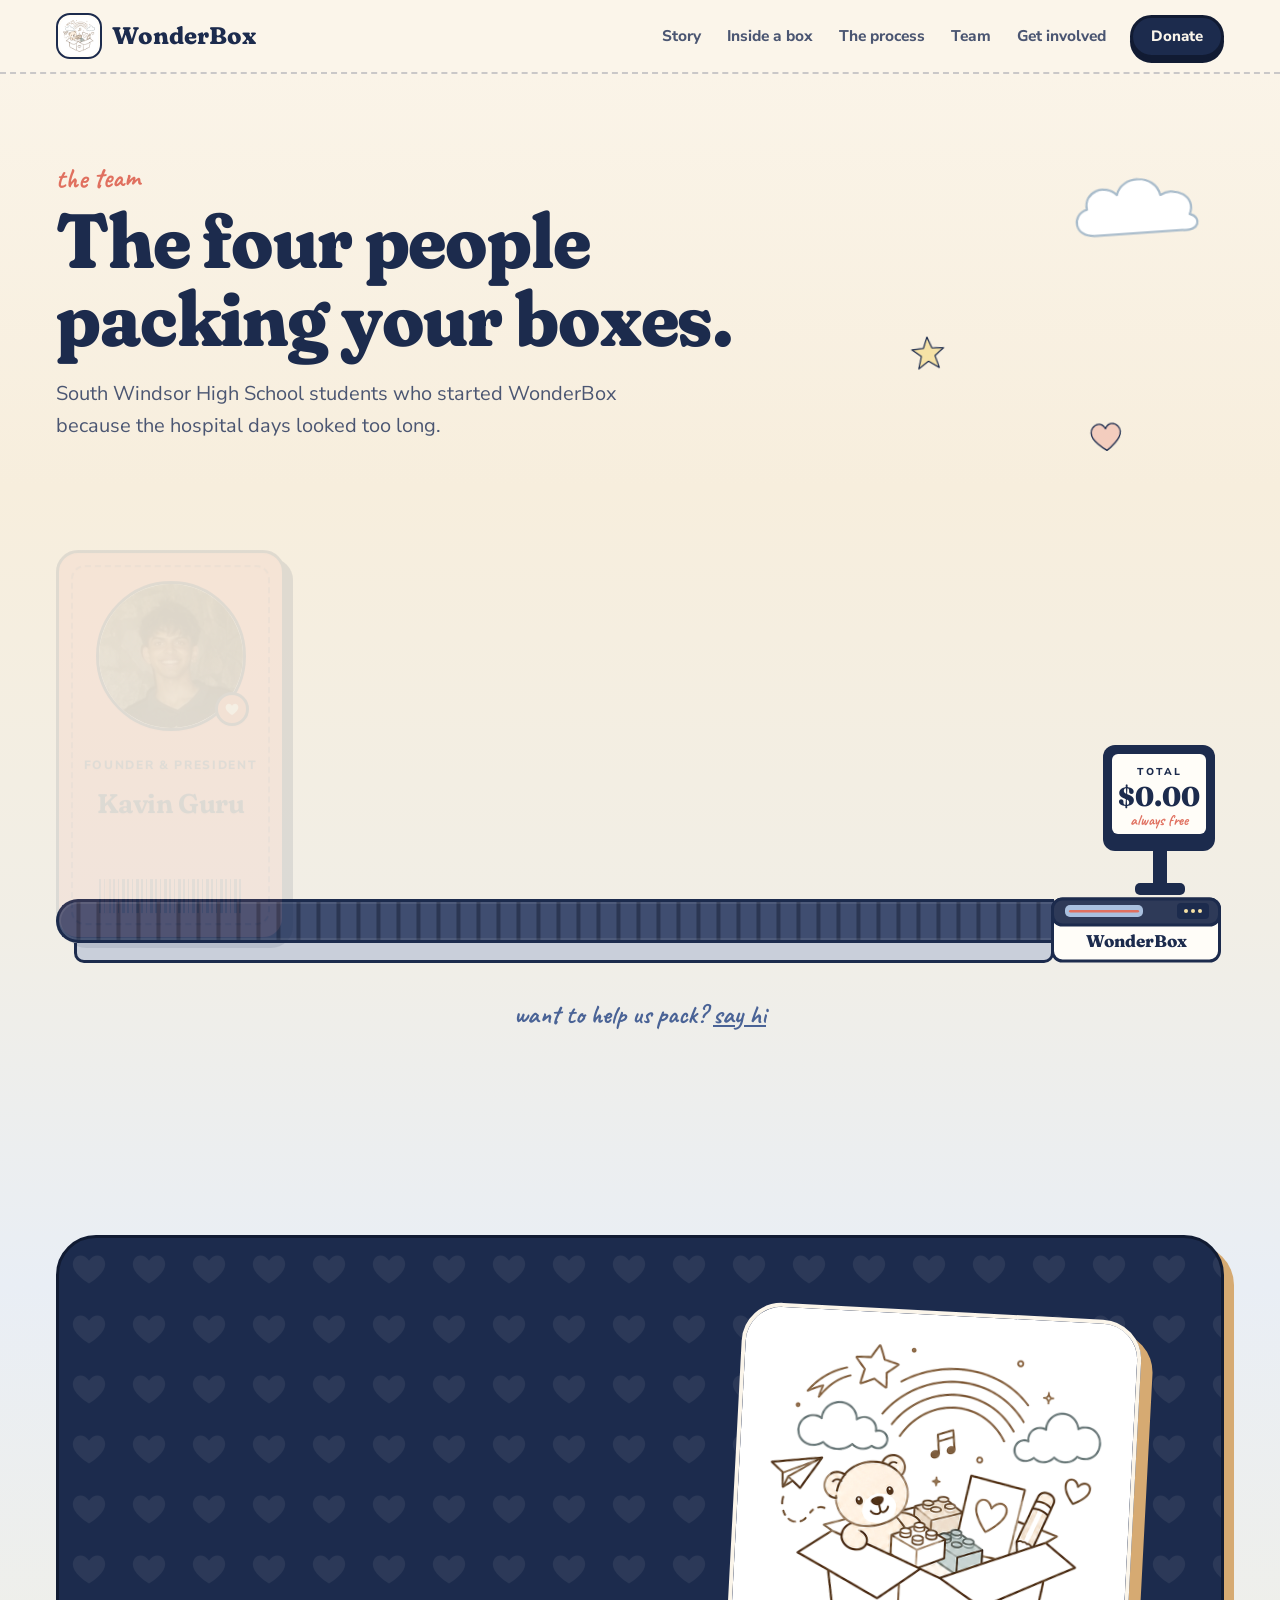
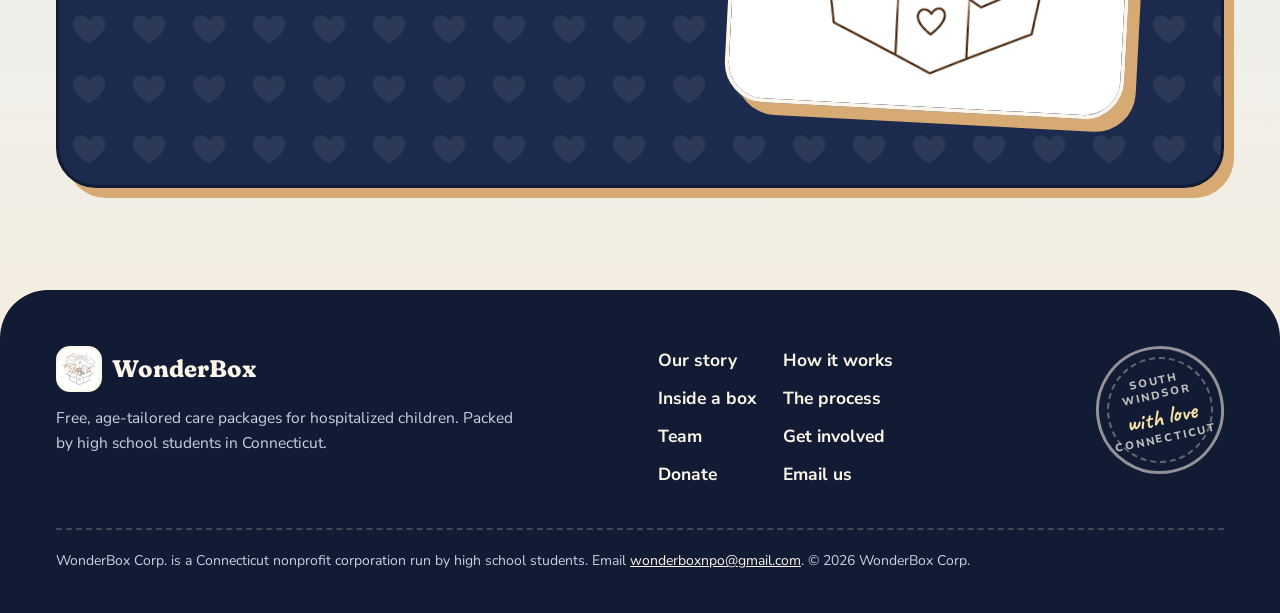
<file: about.html>
<!doctype html>
<html lang="en">
<head>
<meta charset="utf-8">
<meta name="viewport" content="width=device-width, initial-scale=1">
<title>WonderBox team</title>
<meta http-equiv="refresh" content="0; url=team.html">
<link rel="canonical" href="team.html">
<style>body { margin: 0; min-height: 100vh; display: grid; place-items: center; background: #FBF5EA; color: #1C2B4D; font: 600 18px/1.5 system-ui, sans-serif; }</style>
</head>
<body>
<p>The team has its own page. <a href="team.html">Meet the WonderBox team</a>.</p>
</body>
</html>
</file>
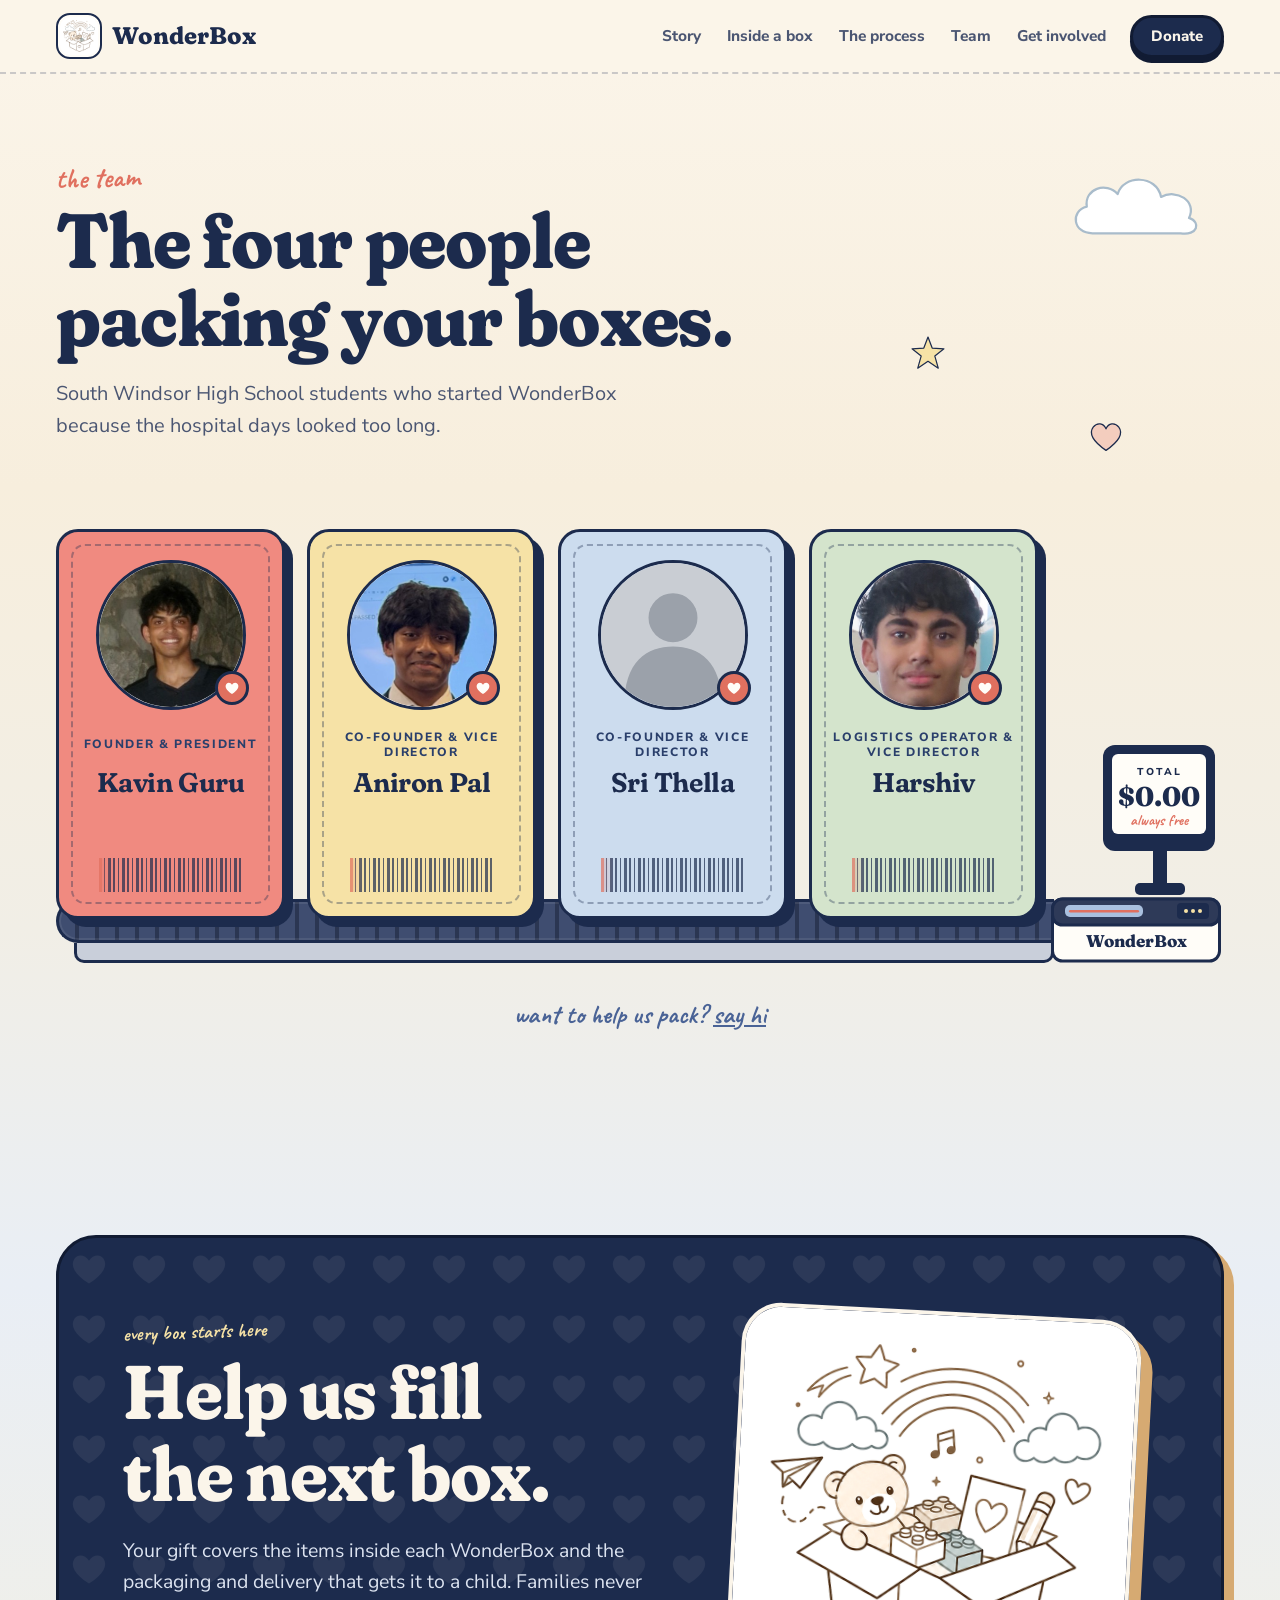
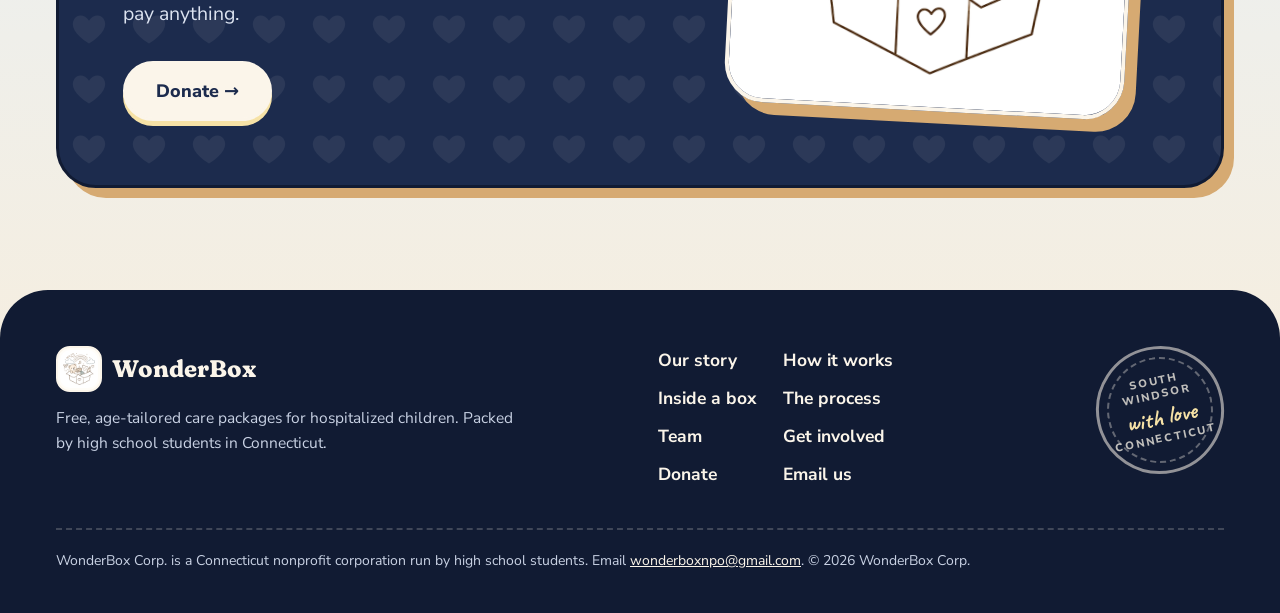
<file: team.html>
<!doctype html>
<html lang="en">
<head>
<meta charset="utf-8">
<meta name="viewport" content="width=device-width, initial-scale=1, viewport-fit=cover">
<title>The team | WonderBox</title>
<meta name="description" content="Meet the South Windsor High School students who run WonderBox, a Connecticut nonprofit delivering free care packages to hospitalized children.">
<meta name="theme-color" content="#FBF5EA">
<link rel="icon" href="wonderbox-logo.png">
<link rel="preconnect" href="https://fonts.googleapis.com">
<link rel="preconnect" href="https://fonts.gstatic.com" crossorigin>
<link rel="stylesheet" href="https://fonts.googleapis.com/css2?family=Caveat:wght@500;700&family=Fraunces:opsz,wght,SOFT,WONK@9..144,400..800,0..100,0..1&family=Nunito+Sans:opsz,wght@6..12,400..800&display=swap">
<link rel="stylesheet" href="styles.css">
</head>
<body class="team-page">

<svg width="0" height="0" style="position:absolute" aria-hidden="true" focusable="false">
  <symbol id="d-star" viewBox="0 0 100 100"><path d="M50 8 L61 37 L92 39 L68 58 L77 90 L50 72 L23 90 L32 58 L8 39 L39 37 Z"/></symbol>
  <symbol id="d-heart" viewBox="0 0 100 100"><path d="M50 86 C 18 64, 6 44, 18 28 C 28 15, 44 18, 50 32 C 56 18, 72 15, 82 28 C 94 44, 82 64, 50 86 Z"/></symbol>
  <symbol id="d-spark" viewBox="0 0 100 100"><path d="M50 8 C 54 40, 60 46, 92 50 C 60 54, 54 60, 50 92 C 46 60, 40 54, 8 50 C 40 46, 46 40, 50 8 Z"/></symbol>
  <symbol id="d-cloud" viewBox="0 0 200 110"><path d="M42 94 C 14 94, 10 62, 34 56 C 30 30, 62 20, 78 38 C 86 10, 134 10, 140 42 C 162 30, 192 48, 180 72 C 198 78, 192 98, 168 94 Z"/></symbol>
</svg>

<div class="progress" aria-hidden="true"><i id="progress"></i></div>

<header class="site-header">
  <div class="wrap bar">
    <a class="brand" href="index.html" aria-label="WonderBox home">
      <img src="wonderbox-logo.png" alt="" width="46" height="46">
      <span>WonderBox</span>
    </a>
    <nav class="nav" aria-label="Main">
      <a href="index.html#story">Story</a>
      <a href="index.html#inside">Inside a box</a>
      <a href="index.html#photos">The process</a>
      <a href="team.html" aria-current="page">Team</a>
      <a href="index.html#help">Get involved</a>
      <a class="btn btn-navy btn-sm js-donate" href="index.html#donate">Donate</a>
    </nav>
  </div>
</header>

<main id="top">
  <section class="page-hero">
    <div class="sky" aria-hidden="true">
      <div style="right:6%;top:14%"><svg class="dd" style="--t:8s;width:140px;fill:#fff;stroke:var(--cloud)"><use href="#d-cloud"/></svg></div>
      <div style="right:26%;top:64%"><svg class="dd" style="--t:6s;width:38px;fill:var(--butter)" viewBox="0 0 100 100"><use href="#d-star"/></svg></div>
      <div style="right:12%;bottom:6%"><svg class="dd" style="--t:7s;width:40px;fill:var(--blush)" viewBox="0 0 100 100"><use href="#d-heart"/></svg></div>
    </div>
    <div class="wrap" style="position:relative">
      <p class="kicker">the team</p>
      <h1>The four people packing your boxes.</h1>
      <p class="lede">South Windsor High School students who started WonderBox because the hospital days looked too long.</p>
    </div>
  </section>

  <section class="band" style="padding-top:clamp(28px,4vw,48px)">
    <div class="wrap">
      <div class="checkout">
        <div class="co-main">
          <div class="team-grid">
          <article class="slip" data-reveal style="--t:#F08A80;--d:0s">
            <div class="side side-front"><div class="avatar photo"><img src="img/kavin.jpg" alt="Kavin Guru" width="150" height="150"></div><span class="role">Founder &amp; President</span><h3>Kavin Guru</h3><div class="barcode" aria-hidden="true"></div></div>
          </article>
          <article class="slip" data-reveal style="--t:var(--butter);--d:.1s">
            <div class="side side-front"><div class="avatar photo"><img src="img/aniron.jpg" alt="Aniron Pal" width="150" height="150"></div><span class="role">Co-Founder &amp; Vice Director</span><h3>Aniron Pal</h3><div class="barcode" aria-hidden="true"></div></div>
          </article>
          <article class="slip" data-reveal style="--t:var(--sky);--d:.2s">
            <div class="side side-front"><div class="avatar photo gray" role="img" aria-label="Sri Thella, photo coming soon"><svg viewBox="0 0 100 100" aria-hidden="true"><circle cx="50" cy="38" r="17"/><path d="M16 100 C 16 68, 32 58, 50 58 C 68 58, 84 68, 84 100 Z"/></svg></div><span class="role">Co-Founder &amp; Vice Director</span><h3>Sri Thella</h3><div class="barcode" aria-hidden="true"></div></div>
          </article>
          <article class="slip" data-reveal style="--t:var(--sage);--d:.3s">
            <div class="side side-front"><div class="avatar photo"><img src="img/harshiv.jpg" alt="Harshiv" width="150" height="150"></div><span class="role">Logistics Operator &amp; Vice Director</span><h3>Harshiv</h3><div class="barcode" aria-hidden="true"></div></div>
          </article>
          </div>
          <div class="belt" aria-hidden="true"><div class="belt-top"></div><div class="belt-frame"></div></div>
        </div>
        <div class="register" aria-hidden="true">
          <svg viewBox="0 0 170 232" aria-hidden="true" focusable="false">
          <rect x="102" y="116" width="14" height="48" fill="#1C2B4D"/>
          <rect x="84" y="152" width="50" height="12" rx="5" fill="#1C2B4D"/>
          <rect x="52" y="14" width="112" height="106" rx="12" fill="#1C2B4D"/>
          <rect x="61" y="23" width="94" height="80" rx="6" fill="#FFFDF8"/>
          <text x="108" y="44" text-anchor="middle" font-family="Nunito Sans, sans-serif" font-weight="800" font-size="10" letter-spacing="2" fill="#1C2B4D">TOTAL</text>
          <text x="108" y="75" text-anchor="middle" font-family="Fraunces, serif" font-weight="800" font-size="27" fill="#1C2B4D">$0.00</text>
          <text x="108" y="94" text-anchor="middle" font-family="Caveat, cursive" font-weight="700" font-size="15" fill="#E0705F">always free</text>
          <rect x="1.5" y="168" width="167" height="62" rx="10" fill="#FFFDF8" stroke="#1C2B4D" stroke-width="3"/>
          <rect x="1.5" y="168" width="167" height="26" rx="10" fill="#2E3A58" stroke="#1C2B4D" stroke-width="3"/>
          <rect x="14" y="174" width="78" height="12" rx="5" fill="#A9C0DE"/>
          <rect x="18" y="179" width="70" height="2.6" rx="1.3" fill="#E0705F"/>
          <rect x="126" y="172" width="32" height="16" rx="4" fill="#1C2B4D"/>
          <circle cx="135" cy="180" r="2" fill="#F6E2A6"/><circle cx="142" cy="180" r="2" fill="#F6E2A6"/><circle cx="149" cy="180" r="2" fill="#F6E2A6"/>
          <text x="85" y="216" text-anchor="middle" font-family="Fraunces, serif" font-weight="800" font-size="17" fill="#1C2B4D">WonderBox</text>
        </svg>
        </div>
      </div>
      <p class="team-note">want to help us pack? <a href="mailto:wonderboxnpo@gmail.com">say hi</a></p>
    </div>
  </section>

  <section class="band donate" id="donate">
    <div class="wrap"><div class="donate-card donate-grid">
      <div data-reveal>
        <p class="kicker">every box starts here</p>
        <h2>Help us fill the next box.</h2>
        <p>Your gift covers the items inside each WonderBox and the packaging and delivery that gets it to a child. Families never pay anything.</p>
        <a class="btn btn-cream js-donate" href="index.html#donate">Donate &rarr;</a>
      </div>
      <div class="jar" aria-hidden="true">
        <img src="wonderbox-logo.png" alt="" width="800" height="800" style="border-radius:40px;border:4px solid var(--cream);box-shadow:12px 12px 0 var(--kraft);transform:rotate(3deg)">
      </div>
    </div></div>
  </section>
</main>

<footer class="site-footer">
  <div class="wrap">
    <div class="foot">
      <div>
        <a class="brand" href="index.html" aria-label="WonderBox home"><img src="wonderbox-logo.png" alt="" width="46" height="46"><span>WonderBox</span></a>
        <p>Free, age-tailored care packages for hospitalized children. Packed by high school students in Connecticut.</p>
      </div>
      <nav aria-label="Footer">
        <a href="index.html#story">Our story</a><a href="index.html#journey">How it works</a>
        <a href="index.html#inside">Inside a box</a><a href="index.html#photos">The process</a>
        <a href="team.html">Team</a><a href="index.html#help">Get involved</a>
        <a class="js-donate" href="index.html#donate">Donate</a><a href="mailto:wonderboxnpo@gmail.com">Email us</a>
      </nav>
      <div class="postmark" aria-hidden="true"><div>SOUTH WINDSOR<b>with love</b>CONNECTICUT</div></div>
    </div>
    <p class="copy">WonderBox Corp. is a Connecticut nonprofit corporation run by high school students. Email <a href="mailto:wonderboxnpo@gmail.com">wonderboxnpo@gmail.com</a>. &copy; 2026 WonderBox Corp.</p>
  </div>
</footer>

<script>
(() => {
  document.querySelectorAll(".js-donate").forEach(a => { a.removeAttribute("href"); a.setAttribute("role", "button"); a.tabIndex = 0; });
  const io = new IntersectionObserver(es => es.forEach(e => { if (e.isIntersecting) { e.target.classList.add("in"); io.unobserve(e.target); } }), { threshold: .2 });
  document.querySelectorAll("[data-reveal]").forEach(el => io.observe(el));
  const bar = document.getElementById("progress");
  const onScroll = () => { const max = document.documentElement.scrollHeight - innerHeight; bar.style.transform = "scaleX(" + (max > 0 ? scrollY / max : 0) + ")"; };
  addEventListener("scroll", onScroll, { passive: true }); onScroll();
})();
</script>
</body>
</html>
</file>
<file: styles.css>
:root {
  color-scheme: light;
  --cream: #FBF5EA;
  --cream-2: #F3E8D3;
  --paper: #FFFDF8;
  --navy: #1C2B4D;
  --navy-2: #2A3F6B;
  --navy-3: #4A6396;
  --navy-ink: #111B33;
  --ink: #1C2B4D;
  --ink-soft: #4B5672;
  --kraft: #D6AA72;
  --kraft-l: #E2BD8A;
  --kraft-d: #C4945C;
  --kraft-in: #B07F48;
  --blush: #F3CDBE;
  --butter: #F6E2A6;
  --sky: #CCDCEE;
  --sage: #D4E4CC;
  --coral: #E0705F;
  --cloud: #A9BCCB;
  --display: "Fraunces", Georgia, serif;
  --body: "Nunito Sans", "Segoe UI", system-ui, -apple-system, sans-serif;
  --hand: "Caveat", "Segoe Print", "Comic Sans MS", cursive;
}
*, *::before, *::after { box-sizing: border-box; }
html { scroll-behavior: smooth; scroll-padding-top: 84px; }
body {
  margin: 0; background: var(--cream); color: var(--ink);
  font: 400 17.5px/1.6 var(--body); -webkit-font-smoothing: antialiased; overflow-x: hidden;
}
img { display: block; max-width: 100%; height: auto; }
a { color: inherit; }
button { font: inherit; color: inherit; }
[hidden] { display: none !important; }
h1, h2, h3 { font-family: var(--display); font-variation-settings: "SOFT" 100, "WONK" 1; margin: 0; line-height: 1.08; letter-spacing: -0.015em; text-wrap: balance; }
h2 { font-weight: 700; font-size: clamp(34px, 4.8vw, 58px); }
h3 { font-weight: 650; font-size: 23px; line-height: 1.2; }
p { margin: 0; }
:focus-visible { outline: 3px solid var(--coral); outline-offset: 3px; border-radius: 8px; }
.wrap { width: 100%; max-width: 1200px; margin-inline: auto; padding-inline: max(16px, env(safe-area-inset-left, 0px)); }
.band { padding-block: clamp(72px, 10vw, 128px); position: relative; }
.kicker {
  display: inline-block; font: 700 clamp(22px, 2.4vw, 28px)/1 var(--hand); color: var(--coral);
  transform: rotate(-2deg); margin-bottom: 10px;
}
.sec-head { max-width: 46rem; margin-bottom: clamp(36px, 5vw, 56px); }
.sec-head p { margin-top: 16px; color: var(--ink-soft); font-size: 19px; }
.dd { overflow: visible; stroke: var(--navy); stroke-width: 3.2; stroke-linecap: round; stroke-linejoin: round; fill: var(--paper); }

/* Buttons */
.btn {
  display: inline-flex; align-items: center; justify-content: center; gap: 10px;
  padding: 15px 26px; border-radius: 999px; border: 3px solid var(--navy);
  font: 800 16.5px/1 var(--body); text-decoration: none; cursor: pointer;
  background: var(--paper); color: var(--navy); box-shadow: 0 5px 0 var(--navy);
  transition: transform .15s ease, box-shadow .15s ease;
}
.btn:hover { transform: translateY(-2px); box-shadow: 0 7px 0 var(--navy); }
.btn:active { transform: translateY(4px); box-shadow: 0 1px 0 var(--navy); }
.btn-navy { background: var(--navy); color: var(--cream); box-shadow: 0 5px 0 var(--navy-ink); border-color: var(--navy-ink); }
.btn-navy:hover { box-shadow: 0 7px 0 var(--navy-ink); }
.btn-cream { background: var(--cream); color: var(--navy); border-color: var(--cream); box-shadow: 0 5px 0 var(--butter); }
.btn-cream:hover { box-shadow: 0 7px 0 var(--butter); }
.btn-sm { padding: 11px 18px; font-size: 15px; }
.link-btn { background: none; border: 0; padding: 4px 2px; cursor: pointer; font: 700 15.5px/1.3 var(--body); color: var(--navy); text-decoration: underline; text-decoration-thickness: 2px; text-underline-offset: 4px; }

/* Header */
.progress { position: fixed; inset: 0 0 auto; height: 6px; z-index: 70; pointer-events: none; }
.progress i { display: block; height: 100%; width: 100%; transform-origin: 0 50%; transform: scaleX(0); background: repeating-linear-gradient(90deg, var(--navy-2) 0 22px, var(--navy) 22px 26px); }
.site-header { position: sticky; top: 0; z-index: 60; background: rgba(251, 245, 234, .97); border-bottom: 2px dashed rgba(28, 43, 77, .22); }
.bar { display: flex; align-items: center; justify-content: space-between; gap: 16px; min-height: 72px; }
.brand { display: flex; align-items: center; gap: 10px; text-decoration: none; font: 750 24px/1 var(--display); font-variation-settings: "SOFT" 100, "WONK" 1; color: var(--navy); }
.brand img { width: 46px; height: 46px; border-radius: 14px; background: var(--paper); border: 2.5px solid var(--navy); padding: 2px; transition: transform .3s; }
.brand:hover img { transform: rotate(-8deg) scale(1.06); }
.nav { display: flex; align-items: center; gap: 2px; }
.nav a:not(.btn) { padding: 8px 12px; border-radius: 999px; text-decoration: none; font-weight: 750; font-size: 15.5px; color: var(--ink-soft); transition: color .15s, background .15s; }
.nav a:not(.btn):hover { color: var(--navy); background: var(--cream-2); }
.nav .btn { margin-left: 10px; }
@media (max-width: 860px) { .nav a:not(.btn) { display: none; } }

/* Hero */
.hero { position: relative; overflow: hidden; padding-block: clamp(28px, 4vw, 56px) clamp(40px, 5vw, 64px); }
.hero::before {
  content: ""; position: absolute; inset: 0; pointer-events: none; opacity: .5;
  background-image: radial-gradient(rgba(28, 43, 77, .14) 1.2px, transparent 1.6px); background-size: 26px 26px;
  -webkit-mask-image: radial-gradient(ellipse 70% 60% at 70% 45%, #000 20%, transparent 75%); mask-image: radial-gradient(ellipse 70% 60% at 70% 45%, #000 20%, transparent 75%);
}
.sky { position: absolute; inset: 0; pointer-events: none; }
.sky > * { position: absolute; transform: translate(calc(var(--mx, 0) * var(--z, 10px)), calc(var(--my, 0) * var(--z, 10px))); transition: transform .4s ease-out; }
.sky svg { display: block; animation: drift var(--t, 7s) ease-in-out infinite alternate; }
@keyframes drift { from { translate: 0 0; rotate: -4deg; } to { translate: 0 -12px; rotate: 5deg; } }
.hero-grid { position: relative; z-index: 2; display: grid; align-items: center; gap: 24px; grid-template-columns: minmax(0, .92fr) minmax(0, 1.08fr); }
.hero h1 { font-weight: 760; font-size: clamp(44px, 6.1vw, 84px); line-height: 1; }
.scribble { position: relative; white-space: nowrap; color: var(--navy-2); }
.scribble svg { position: absolute; left: -3%; bottom: -.14em; width: 106%; height: .34em; overflow: visible; }
.scribble path { fill: none; stroke: var(--coral); stroke-width: 7; stroke-linecap: round; stroke-dasharray: 280; stroke-dashoffset: 280; animation: draw 1.1s .55s cubic-bezier(.6, 0, .3, 1) forwards; }
@keyframes draw { to { stroke-dashoffset: 0; } }
.lede { margin-top: 22px; max-width: 31em; font-size: clamp(18px, 1.7vw, 21px); color: var(--ink-soft); }
.cta-row { margin-top: 32px; display: flex; flex-wrap: wrap; gap: 14px; }
.hero-note { margin-top: 30px; display: flex; align-items: center; gap: 12px; font: 700 22px/1.1 var(--hand); color: var(--navy-3); }
.hero-note svg { width: 74px; height: 40px; flex: none; }
@media (max-width: 1023px) { .hero-grid { grid-template-columns: minmax(0, 1fr); } .hero-copy { text-align: center; } .lede { margin-inline: auto; } .cta-row { justify-content: center; } .hero-note { display: none; } .sky > :nth-child(n+2):nth-child(-n+7) { display: none; } }

/* Stage + box */
.play { position: relative; }
.stage-wrap { position: relative; width: 100%; height: 620px; transition: height .5s cubic-bezier(.3, 1.1, .5, 1), margin-top .5s cubic-bezier(.3, 1.1, .5, 1); }
.stage { position: absolute; left: 50%; top: 0; width: 600px; height: 620px; transform: translateX(-50%) scale(var(--k, 1)); transform-origin: 50% 0; user-select: none; -webkit-user-select: none; }
.stage.tall { height: 820px; }
.rainbow, .peel, .fx { position: absolute; left: 0; top: 0; width: 600px; height: 620px; pointer-events: none; overflow: visible; }
.rainbow { transition: opacity .6s, transform .5s cubic-bezier(.3, 1.1, .5, 1); }
.stage.tall .rainbow { transform: translateY(200px); }
.stage[data-state="open"] .rainbow, .stage[data-state="closing"] .rainbow { opacity: .22; }
.rainbow path { fill: none; stroke-width: 24; stroke-linecap: round; }
.ground { position: absolute; left: 110px; top: 548px; width: 380px; height: 44px; border-radius: 50%; background: radial-gradient(closest-side, rgba(28, 43, 77, .22), transparent); transition: top .5s cubic-bezier(.3, 1.1, .5, 1); }
.scene { position: absolute; left: 300px; top: 430px; width: 0; height: 0; perspective: 1500px; touch-action: none; cursor: grab; transition: top .5s cubic-bezier(.3, 1.1, .5, 1); }
.stage.tall .scene { top: 630px; }
.stage.tall .ground { top: 748px; }
.stage.dragging .scene { cursor: grabbing; }
.bob { position: absolute; transform-style: preserve-3d; }
.stage[data-state="sealed"]:not(.dragging) .bob { animation: idle 4.6s ease-in-out infinite; }
@keyframes idle { 0%, 100% { transform: translateY(0) rotate(0); } 50% { transform: translateY(-9px) rotate(-1.3deg); } }
.bob.shake { animation: shake .5s ease !important; }
@keyframes shake { 20% { transform: rotate(-3deg); } 40% { transform: rotate(3deg); } 60% { transform: rotate(-2deg); } 80% { transform: rotate(1deg); } }
.box3d { --W: 280px; --H: 190px; --D: 210px; position: absolute; transform-style: preserve-3d; transform: rotateX(-22deg) rotateY(-34deg); }
.face { position: absolute; border: 3px solid var(--navy); border-radius: 6px; backface-visibility: hidden; -webkit-backface-visibility: hidden; }
.wh { width: var(--W); height: var(--H); left: calc(var(--W) / -2); top: calc(var(--H) / -2); }
.dh { width: var(--D); height: var(--H); left: calc(var(--D) / -2); top: calc(var(--H) / -2); }
.wd { width: var(--W); height: var(--D); left: calc(var(--W) / -2); top: calc(var(--D) / -2); }
.f-front { transform: translateZ(calc(var(--D) / 2)); background: linear-gradient(180deg, var(--kraft-l), var(--kraft) 30%); }
.f-back { transform: rotateY(180deg) translateZ(calc(var(--D) / 2)); background: var(--kraft-d); }
.f-right { transform: rotateY(90deg) translateZ(calc(var(--W) / 2)); background: linear-gradient(180deg, var(--kraft), var(--kraft-d)); }
.f-left { transform: rotateY(-90deg) translateZ(calc(var(--W) / 2)); background: var(--kraft-d); }
.f-bottom { transform: rotateX(-90deg) translateZ(calc(var(--H) / 2)); background: var(--kraft-d); }
.i-back { transform: translateZ(calc(1px - var(--D) / 2)); background: var(--kraft-in); }
.i-left { transform: rotateY(90deg) translateZ(calc(1px - var(--W) / 2)); background: #A57541; }
.i-right { transform: rotateY(-90deg) translateZ(calc(1px - var(--W) / 2)); background: var(--kraft-in); }
.i-front { transform: rotateY(180deg) translateZ(calc(1px - var(--D) / 2)); background: var(--kraft-in); }
.i-floor { transform: rotateX(90deg) translateZ(calc(1px - var(--H) / 2)); background: repeating-linear-gradient(115deg, #FFF8EC 0 18px, #F6E9D4 18px 22px); }
.top { position: absolute; transform-style: preserve-3d; transform: rotateX(90deg) translateZ(calc(var(--H) / 2)); }
.flap { position: absolute; transform-style: preserve-3d; transition: transform .8s cubic-bezier(.34, 1.25, .5, 1); }
.flap > i { position: absolute; inset: 0; border: 3px solid var(--navy); border-radius: 5px; backface-visibility: hidden; -webkit-backface-visibility: hidden; }
.flap > .fo { background: linear-gradient(90deg, var(--kraft-l), #E8C696); }
.flap > .fi { background: var(--kraft-in); transform: rotateY(180deg); }
.flap-l { left: 0; top: 0; width: calc(var(--W) / 2); height: var(--D); transform-origin: 0 50%; transition-delay: .22s; }
.flap-r { left: calc(var(--W) / 2); top: 0; width: calc(var(--W) / 2); height: var(--D); transform-origin: 100% 50%; transition-delay: .22s; }
.flap-b { left: 0; top: 0; width: var(--W); height: calc(var(--D) * .34); transform-origin: 50% 0; transform: translateZ(-2px); }
.flap-f { left: 0; bottom: 0; width: var(--W); height: calc(var(--D) * .34); transform-origin: 50% 100%; transform: translateZ(-2px); }
.box3d.open .flap-l { transform: rotateY(-200deg); transition-delay: 0s; }
.box3d.open .flap-r { transform: rotateY(200deg); transition-delay: 0s; }
.box3d.open .flap-b { transform: translateZ(-2px) rotateX(118deg); transition-delay: .14s; }
.box3d.open .flap-f { transform: translateZ(-2px) rotateX(-205deg); transition-delay: .14s; }
.tape { position: absolute; overflow: hidden; background: var(--navy-2); border-inline: 2px solid var(--navy-ink); }
.tape::before { content: ""; position: absolute; inset: 0; background: linear-gradient(90deg, rgba(255, 255, 255, .14), transparent 35%, transparent 65%, rgba(0, 0, 0, .12)); }
.tape b { position: absolute; left: 50%; top: 0; translate: -50% 0; writing-mode: vertical-rl; white-space: nowrap; font: 800 11.5px/1 var(--body); letter-spacing: .24em; color: var(--cream); opacity: .9; }
.tape-t { left: calc(var(--W) / 2 - 23px); top: 0; width: 46px; height: var(--D); transform: translateZ(1.5px); }
.tape-f { left: calc(var(--W) / 2 - 26px); top: -3px; width: 46px; height: 70px; transform: translateZ(1px); clip-path: inset(0 0 0 0); }
.tape-f::after { content: ""; position: absolute; left: -2px; right: -2px; bottom: -1px; height: 7px; background: var(--kraft-l); clip-path: polygon(0 100%, 0 30%, 12% 100%, 25% 25%, 37% 100%, 50% 30%, 62% 100%, 75% 25%, 87% 100%, 100% 30%, 100% 100%); }
.tab { position: absolute; left: calc(var(--W) / 2 - 23px); top: -16px; width: 46px; height: 30px; transform-origin: 50% 100%; transform: translateZ(2.5px) rotateX(-52deg); background: var(--navy-3); border: 2px solid var(--navy-ink); border-radius: 4px 4px 0 0; animation: flutter 1.6s ease-in-out infinite; }
@keyframes flutter { 50% { transform: translateZ(2.5px) rotateX(-68deg); } }
.stage:not([data-state="sealed"]) .tab, .stage.started .tab { display: none; }
.mk { position: absolute; width: 2px; height: 2px; }
.print { position: absolute; inset: auto 0 18px; text-align: center; color: var(--navy); }
.print strong { display: block; font: 780 33px/1 var(--display); font-variation-settings: "SOFT" 100, "WONK" 1; letter-spacing: -.01em; }
.print span { display: block; margin-top: 4px; font: 700 18px/1 var(--hand); }
.print svg { width: 22px; height: 22px; display: inline-block; vertical-align: -3px; }
.label { position: absolute; left: 22px; top: 30px; width: 128px; padding: 10px 10px 8px; background: var(--paper); border: 2.5px solid var(--navy); border-radius: 6px; transform: rotate(-3deg); font: 700 16px/1.05 var(--hand); color: var(--navy); }
.label small { display: block; font: 800 9px/1 var(--body); letter-spacing: .16em; color: var(--ink-soft); margin-bottom: 3px; }
.label i { display: block; height: 2px; margin-top: 6px; background: repeating-linear-gradient(90deg, var(--navy) 0 3px, transparent 3px 5px, var(--navy) 5px 6px, transparent 6px 9px); height: 18px; opacity: .8; }
.fragile { position: absolute; right: 18px; bottom: 22px; padding: 5px 8px; border: 2.5px solid var(--coral); border-radius: 5px; color: var(--coral); font: 800 11px/1.15 var(--body); letter-spacing: .12em; transform: rotate(6deg); text-align: center; }
.peel g { transform-box: fill-box; transform-origin: 50% 0; }
.peel .fall { animation: fall .95s cubic-bezier(.5, 0, .9, .6) forwards; }
@keyframes fall { to { transform: translate(60px, 380px) rotate(38deg); opacity: 0; } }
.hintbox { position: absolute; left: 0; top: 0; pointer-events: none; transition: opacity .4s; }
.hint { width: 190px; font: 700 27px/1 var(--hand); color: var(--navy); transform: rotate(-6deg); text-align: center; }
.hint svg { display: block; width: 70px; height: 50px; margin: 4px 0 0 112px; }
.ghost { width: 46px; height: 52px; filter: drop-shadow(0 3px 0 rgba(28, 43, 77, .25)); }
.hintbox.off { opacity: 0; }
.items { position: absolute; inset: 0; z-index: 5; pointer-events: none; }
.item { position: absolute; left: 300px; top: 342px; width: 132px; display: grid; justify-items: center; gap: 6px; padding: 0; border: 0; background: none; cursor: pointer; pointer-events: none; opacity: 0; transform: translate(-50%, -50%) scale(.2); transition: transform .45s cubic-bezier(.5, 0, .75, 0), opacity .2s .25s; }
.item.out { opacity: 1; pointer-events: auto; transform: translate(calc(-50% + var(--dx, 0px)), calc(-50% + var(--dy, 0px))) scale(1); transition: transform .75s cubic-bezier(.34, 1.56, .64, 1), opacity .25s; }
.item-float { display: grid; justify-items: center; gap: 6px; }
.item.out .item-float { animation: bobble 3.4s ease-in-out infinite; animation-delay: calc(var(--i) * -.45s); }
@keyframes bobble { 50% { transform: translateY(-7px); } }
.item-art { width: 98px; height: 98px; display: grid; place-items: center; border-radius: 50%; background: var(--c); border: 3px solid var(--navy); box-shadow: 0 5px 0 var(--navy); transition: transform .2s, box-shadow .2s; }
.item-art svg { width: 74px; height: 74px; }
.item:hover .item-art { transform: translateY(-4px) rotate(-6deg) scale(1.05); box-shadow: 0 9px 0 var(--navy); }
.item.active .item-art { box-shadow: 0 0 0 6px var(--cream), 0 0 0 9px var(--coral); }
.item-tag { font: 700 24px/1 var(--hand); color: var(--navy); background: var(--paper); border: 2px solid var(--navy); padding: 3px 11px 6px; border-radius: 10px; transform: rotate(-3deg); white-space: nowrap; }
.item:nth-child(even) .item-tag { transform: rotate(3deg); }
.stage.narrow .item { width: 190px; }
.stage.narrow .item-art { width: 108px; height: 108px; }
.stage.narrow .item-art svg { width: 80px; height: 80px; }
.stage.narrow .item-tag { font-size: 30px; }
.gun { position: absolute; left: 0; top: 0; width: 120px; height: 90px; padding: 0; border: 0; background: none; transform-origin: 0 0; cursor: grab; touch-action: none; z-index: 6; filter: drop-shadow(0 4px 0 rgba(17, 27, 51, .35)); }
.gun:active { cursor: grabbing; }
.gun svg { width: 100%; height: 100%; }
.gun::after { content: ""; position: absolute; left: 92px; top: 42px; width: 36px; height: 36px; border-radius: 50%; border: 3px dashed var(--coral); animation: spin 4s linear infinite; }
@keyframes spin { to { rotate: 360deg; } }
.rip { position: absolute; font: 700 30px/1 var(--hand); color: var(--coral); pointer-events: none; white-space: nowrap; animation: ripfx .9s ease-out forwards; }
@keyframes ripfx { from { transform: translate(-50%, -50%) scale(.6) rotate(-8deg); opacity: 0; } 25% { opacity: 1; transform: translate(-50%, -90%) scale(1.1) rotate(-8deg); } to { transform: translate(-50%, -190%) scale(1) rotate(4deg); opacity: 0; } }
.burst { position: absolute; width: 26px; height: 26px; pointer-events: none; animation: burst 1.1s cubic-bezier(.2, .8, .3, 1) forwards; }
@keyframes burst { from { transform: translate(-50%, -50%) scale(.3); opacity: 1; } 70% { opacity: 1; } to { transform: translate(calc(-50% + var(--bx)), calc(-50% + var(--by))) scale(1) rotate(var(--br)); opacity: 0; } }
.stamp { position: absolute; left: 300px; top: 470px; padding: 10px 18px; border: 4px double var(--coral); border-radius: 12px; color: var(--coral); background: rgba(255, 253, 248, .82); font: 800 22px/1.05 var(--body); letter-spacing: .1em; text-align: center; pointer-events: none; animation: stamp 2.6s ease forwards; z-index: 7; }
.stamp small { display: block; font: 700 22px/1 var(--hand); letter-spacing: 0; margin-top: 2px; }
@keyframes stamp { 0% { transform: translate(-50%, -50%) scale(2.2) rotate(-14deg); opacity: 0; } 14% { transform: translate(-50%, -50%) scale(1) rotate(-8deg); opacity: 1; } 80% { opacity: 1; } 100% { transform: translate(-50%, -50%) scale(1) rotate(-8deg); opacity: 0; } }
.play-bar { position: relative; z-index: 3; margin-top: -6px; display: flex; flex-wrap: wrap; align-items: center; justify-content: center; gap: 8px 16px; text-align: center; min-height: 52px; }
.play-bar p { font-weight: 700; color: var(--ink-soft); font-size: 16px; }

/* Tape marquee */
.tapes { position: relative; height: 150px; overflow: hidden; margin-block: -10px; }
.tape-band { position: absolute; left: -5%; right: -5%; top: 50%; height: 54px; display: flex; align-items: center; overflow: hidden; border-block: 3px solid var(--navy-ink); }
.tape-band.t1 { background: var(--navy-2); color: var(--cream); transform: translateY(-50%) rotate(-3deg); z-index: 2; box-shadow: 0 6px 0 rgba(17, 27, 51, .18); }
.tape-band.t2 { background: var(--kraft-l); color: var(--navy); border-color: var(--navy); transform: translateY(-50%) rotate(2.5deg); }
.tape-track { display: flex; width: max-content; animation: marquee 34s linear infinite; }
.t2 .tape-track { animation-direction: reverse; animation-duration: 42s; }
.tape-track span { font: 800 17px/1 var(--body); letter-spacing: .24em; white-space: nowrap; padding-inline: 22px; }
.tape-track i { font-style: normal; color: var(--coral); font-size: 18px; }
@keyframes marquee { to { transform: translateX(-50%); } }

/* Story */
.story-grid { display: grid; gap: clamp(36px, 6vw, 80px); grid-template-columns: minmax(0, 5fr) minmax(0, 6fr); align-items: center; }
.story-lead h2 { font-size: clamp(38px, 5.4vw, 66px); }
.hl { background: linear-gradient(transparent 56%, var(--butter) 56% 90%, transparent 90%) no-repeat 0 0 / 0% 100%; transition: background-size 1.1s .35s cubic-bezier(.6, 0, .3, 1); color: inherit; }
.in .hl, .hl.in { background-size: 100% 100%; }
.story-lead p { margin-top: 22px; font-size: 19px; color: var(--ink-soft); max-width: 28em; }
.notebook { position: relative; padding: 46px 34px 40px 70px; background: var(--paper) repeating-linear-gradient(transparent 0 29px, #C9D7EA 29px 31px, transparent 31px 36px) 0 46px / 100% 100% no-repeat; border: 3px solid var(--navy); border-radius: 8px 26px 26px 8px; box-shadow: 10px 10px 0 var(--navy); font-size: 18.5px; line-height: 36px; transform: rotate(1.2deg); }
.notebook::before { content: ""; position: absolute; left: 50px; top: 0; bottom: 0; width: 2px; background: var(--coral); opacity: .55; }
.notebook::after { content: ""; position: absolute; left: 16px; top: 40px; bottom: 40px; width: 18px; background: radial-gradient(circle, var(--cream) 0 7px, var(--navy) 7.5px 9.5px, transparent 10px) 0 0 / 18px 72px repeat-y; }
.notebook p { margin: 0; }
.notebook p + p { margin-top: 36px; }
.js-donate { cursor: pointer; }
.notebook .sig { font: 700 28px/36px var(--hand); color: var(--navy-2); }
.notebook .doodle { position: absolute; right: -26px; top: -30px; width: 74px; transform: rotate(14deg); }
@media (max-width: 900px) { .story-grid { grid-template-columns: minmax(0, 1fr); } .notebook { padding: 40px 22px 34px 56px; } .notebook::before { left: 40px; } .notebook::after { left: 10px; } }

/* Journey */
.journey { background: var(--cream-2); border-block: 3px solid var(--navy); overflow: hidden; }
.journey::before { content: ""; position: absolute; inset: 0; background-image: radial-gradient(rgba(28, 43, 77, .1) 1.2px, transparent 1.6px); background-size: 22px 22px; pointer-events: none; }
.route { position: relative; padding-block: 50px; }
.route-svg { position: absolute; left: 0; top: 0; pointer-events: none; overflow: visible; }
.route-svg path { fill: none; stroke-width: 4; stroke-linecap: round; stroke-dasharray: 2 13; }
.route-svg .r-dash { stroke: rgba(28, 43, 77, .25); }
.route-svg .r-done { stroke: var(--navy); stroke-width: 4.5; }
.route-svg .r-mask { stroke: #fff; stroke-width: 14; stroke-dasharray: none; }
.plane { position: absolute; left: 0; top: 0; width: 64px; height: 64px; z-index: 3; pointer-events: none; will-change: transform; }
.plane svg { width: 100%; height: 100%; }
.stops { position: relative; z-index: 2; list-style: none; margin: 0; padding: 0; display: grid; gap: clamp(60px, 8vw, 110px); }
.stop { display: grid; grid-template-columns: minmax(0, 1fr) 110px minmax(0, 1fr); align-items: center; }
.pin { grid-column: 2; grid-row: 1; justify-self: center; width: 84px; height: 84px; border-radius: 50%; display: grid; place-items: center; background: var(--paper); border: 3px solid var(--navy); box-shadow: 0 5px 0 var(--navy); transition: background .4s, transform .5s cubic-bezier(.34, 1.56, .64, 1); }
.pin svg { width: 52px; height: 52px; }
.stop.reached .pin { background: var(--butter); transform: scale(1.1) rotate(-6deg); }
.stop-card { grid-column: 1; grid-row: 1; max-width: 400px; justify-self: end; padding: 24px 26px; background: var(--paper); border: 3px solid var(--navy); border-radius: 20px; box-shadow: 7px 7px 0 var(--navy); opacity: .35; transform: translateY(16px); transition: opacity .6s, transform .6s cubic-bezier(.34, 1.4, .64, 1); }
.stop:nth-child(even) .stop-card { grid-column: 3; justify-self: start; }
.stop.reached .stop-card { opacity: 1; transform: none; }
.stop-card .num { font: 700 24px/1 var(--hand); color: var(--coral); }
.stop-card h3 { margin-top: 4px; font-size: 27px; }
.stop-card p { margin-top: 8px; color: var(--ink-soft); }
@media (max-width: 760px) {
  .stop { grid-template-columns: 76px minmax(0, 1fr); gap: 14px; }
  .pin { grid-column: 1; width: 66px; height: 66px; }
  .pin svg { width: 40px; height: 40px; }
  .stop-card, .stop:nth-child(even) .stop-card { grid-column: 2; justify-self: stretch; }
}

/* Inside */
.inside-grid { display: grid; gap: clamp(36px, 5vw, 64px); grid-template-columns: minmax(0, 7fr) minmax(0, 5fr); align-items: start; }
.picker { display: flex; flex-wrap: wrap; gap: 18px 26px; }
.mini { display: grid; justify-items: center; gap: 10px; padding: 18px 8px 4px; background: none; border: 0; cursor: pointer; }
.mini-lid { width: 136px; height: 24px; background: var(--kraft-l); border: 3px solid var(--navy); border-radius: 6px; position: relative; z-index: 2; transition: transform .5s cubic-bezier(.34, 1.56, .64, 1); transform-origin: 15% 100%; }
.mini-body { width: 124px; height: 86px; margin-top: -13px; background: var(--kraft); border: 3px solid var(--navy); border-radius: 0 0 8px 8px; display: grid; place-items: center; position: relative; }
.mini-body::before { content: ""; position: absolute; top: 0; bottom: 0; left: 50%; width: 22px; margin-left: -11px; background: var(--navy-2); opacity: .9; }
.mini-sticker { position: relative; padding: 6px 10px; border-radius: 10px; background: var(--t); border: 2.5px solid var(--navy); font: 700 21px/1 var(--hand); transform: rotate(-4deg); }
.mini-name { font: 800 16px/1 var(--body); color: var(--ink-soft); }
.mini:hover .mini-lid { transform: translateY(-6px) rotate(-6deg); }
.mini[aria-selected="true"] .mini-lid { transform: translateY(-18px) rotate(-16deg); }
.mini[aria-selected="true"] .mini-name { color: var(--navy); text-decoration: underline 3px var(--coral); text-underline-offset: 6px; }
.age-panel { margin-top: 30px; padding: clamp(24px, 3.5vw, 36px); border: 3px solid var(--navy); border-radius: 26px; background: var(--t); box-shadow: 8px 8px 0 var(--navy); }
.age-panel .range { font: 780 clamp(38px, 4.6vw, 54px)/1 var(--display); font-variation-settings: "SOFT" 100, "WONK" 1; }
.age-panel > p { margin-top: 10px; font-size: 18.5px; max-width: 30em; }
.stickers { list-style: none; margin: 22px 0 0; padding: 0; display: flex; flex-wrap: wrap; gap: 12px; }
.stickers li { padding: 11px 16px; border-radius: 14px; background: var(--paper); border: 2.5px solid var(--navy); font-weight: 800; box-shadow: 0 3px 0 var(--navy); transform: rotate(var(--rr, 0deg)); animation: pop .55s cubic-bezier(.34, 1.56, .64, 1) backwards; animation-delay: calc(var(--i) * 70ms + 100ms); }
.stickers li:nth-child(3n+1) { --rr: -1.5deg; }
.stickers li:nth-child(3n+2) { --rr: 1.2deg; }
@keyframes pop { from { transform: translateY(18px) scale(.6) rotate(-10deg); opacity: 0; } }
.fine { margin-top: 18px; font-size: 14.5px; color: var(--ink-soft); }
.polaroid { margin: 0; padding: 14px 14px 12px; background: #fff; border: 3px solid var(--navy); border-radius: 6px; box-shadow: 8px 8px 0 var(--navy); transform: rotate(2.5deg); position: relative; }
.polaroid::before { content: ""; position: absolute; top: -14px; left: 50%; width: 110px; height: 28px; margin-left: -55px; background: rgba(246, 226, 166, .92); border-inline: 2px dashed rgba(28, 43, 77, .3); transform: rotate(-4deg); }
.polaroid img { border-radius: 3px; }
.polaroid figcaption { margin-top: 10px; text-align: center; font: 700 25px/1.1 var(--hand); }
.sticker-photo { width: 34%; position: absolute; right: -22px; top: -40px; transform: rotate(8deg); border: 3px solid var(--navy); border-radius: 12px; box-shadow: 5px 5px 0 var(--navy); background: #fff; }
@media (max-width: 900px) { .inside-grid { grid-template-columns: minmax(0, 1fr); } .polaroid { max-width: 520px; margin-inline: auto; } }

/* Team */
.team-grid { display: grid; gap: 30px; grid-template-columns: repeat(4, minmax(0, 1fr)); perspective: 1600px; }
.slip { position: relative; height: 430px; }
.slip-card { position: absolute; inset: 0; transform-style: preserve-3d; transition: transform .8s cubic-bezier(.34, 1.2, .5, 1); }
.slip.flipped .slip-card { transform: rotateY(180deg); }
.side { position: absolute; inset: 0; backface-visibility: hidden; -webkit-backface-visibility: hidden; border: 3px solid var(--navy); border-radius: 22px; box-shadow: 8px 8px 0 var(--navy); padding: 28px 26px; display: flex; flex-direction: column; overflow: hidden; }
.side-front { background: var(--t); align-items: center; text-align: center; justify-content: center; gap: 6px; }
.side-front::before { content: ""; position: absolute; inset: 12px; border: 2px dashed rgba(28, 43, 77, .35); border-radius: 14px; pointer-events: none; }
.side-back { background: var(--paper); transform: rotateY(180deg); }
.avatar { width: 118px; height: 118px; border-radius: 50%; display: grid; place-items: center; background: var(--paper); border: 3px solid var(--navy); font: 780 42px/1 var(--display); font-variation-settings: "SOFT" 100, "WONK" 1; margin-bottom: 12px; position: relative; }
.avatar::after { content: ""; position: absolute; right: -6px; bottom: 2px; width: 34px; height: 34px; border-radius: 50%; background: var(--coral) url("data:image/svg+xml,%3Csvg xmlns='http://www.w3.org/2000/svg' viewBox='0 0 100 100'%3E%3Cpath d='M50 80 C 22 62 12 44 22 30 C 30 20 44 22 50 34 C 56 22 70 20 78 30 C 88 44 78 62 50 80Z' fill='%23FFFDF8'/%3E%3C/svg%3E") center / 20px no-repeat; border: 3px solid var(--navy); }
.role { font: 800 12px/1.3 var(--body); letter-spacing: .14em; text-transform: uppercase; color: var(--navy-2); }
.side h3 { font-size: 27px; }
.flip-hint { margin-top: 14px; font: 700 21px/1 var(--hand); color: var(--navy-3); }
.side-back h3 { font-size: 22px; }
.side-back p { margin-top: 12px; font-size: 16px; line-height: 1.55; }
.side-back .role { margin-top: 4px; }
.barcode { margin-top: auto; height: 34px; background: repeating-linear-gradient(90deg, var(--navy) 0 2px, transparent 2px 5px, var(--navy) 5px 6px, transparent 6px 9px, var(--navy) 9px 12px, transparent 12px 14px); opacity: .7; }
.slip-btn { position: absolute; inset: 0; z-index: 3; border: 0; background: none; cursor: pointer; border-radius: 22px; }
@media (max-width: 960px) { .team-grid { grid-template-columns: minmax(0, 1fr); max-width: 460px; margin-inline: auto; } .slip { height: 400px; } }

/* Help */
.help { background: var(--cream-2); border-top: 3px solid var(--navy); }
.cards { display: grid; gap: 26px; grid-template-columns: repeat(4, minmax(0, 1fr)); }
.postcard { position: relative; display: flex; flex-direction: column; gap: 10px; padding: 26px 24px 24px; background: var(--paper); border: 3px solid var(--navy); border-radius: 18px; box-shadow: 7px 7px 0 var(--navy); transition: transform .25s; }
.postcard:hover { transform: translateY(-6px) rotate(-1deg); }
.postcard .stampbox { width: 64px; height: 72px; display: grid; place-items: center; background: var(--t); border: 3px dotted var(--navy); border-radius: 6px; transform: rotate(4deg); margin-bottom: 6px; }
.postcard .stampbox svg { width: 42px; height: 42px; }
.postcard p { color: var(--ink-soft); font-size: 16.5px; }
.postcard .go { margin-top: auto; padding-top: 10px; font-weight: 800; color: var(--navy); text-decoration: underline; text-decoration-thickness: 2.5px; text-decoration-color: var(--coral); text-underline-offset: 5px; background: none; border: 0; text-align: left; cursor: pointer; font-size: 16.5px; padding-inline: 0; }
.where { margin-top: 34px; display: grid; grid-template-columns: auto minmax(0, 1fr); gap: 20px 34px; align-items: center; padding: clamp(24px, 3.5vw, 36px); background: var(--navy); color: var(--cream); border-radius: 26px; border: 3px solid var(--navy-ink); box-shadow: 8px 8px 0 var(--kraft); }
.where h3 { font-size: clamp(26px, 3vw, 34px); }
.where .k { font: 700 24px/1 var(--hand); color: var(--butter); }
.hosp { display: flex; flex-wrap: wrap; gap: 14px; }
.hosp div { display: flex; align-items: center; gap: 12px; padding: 14px 18px; border-radius: 16px; background: rgba(251, 245, 234, .1); border: 2px solid rgba(251, 245, 234, .35); font-weight: 750; }
.hosp svg { width: 30px; height: 30px; flex: none; }
.contact { margin-top: 24px; color: var(--ink-soft); }
.toast { position: fixed; left: 50%; bottom: 26px; z-index: 90; translate: -50% 0; padding: 12px 20px; border-radius: 999px; background: var(--navy); color: var(--cream); font-weight: 800; border: 3px solid var(--navy-ink); box-shadow: 0 5px 0 var(--navy-ink); animation: toast 2.2s ease forwards; }
@keyframes toast { 0% { opacity: 0; transform: translateY(20px); } 12%, 85% { opacity: 1; transform: none; } 100% { opacity: 0; } }
@media (max-width: 1000px) { .cards { grid-template-columns: repeat(2, minmax(0, 1fr)); } .where { grid-template-columns: minmax(0, 1fr); } }
@media (max-width: 560px) { .cards { grid-template-columns: minmax(0, 1fr); } }

/* Donate */
.donate { background: var(--navy); color: var(--cream); overflow: hidden; }
.donate::before { content: ""; position: absolute; inset: 0; opacity: .08; background: url("data:image/svg+xml,%3Csvg xmlns='http://www.w3.org/2000/svg' width='60' height='60' viewBox='0 0 100 100'%3E%3Cpath d='M50 76 C 26 60 18 46 26 34 C 32 26 44 28 50 38 C 56 28 68 26 74 34 C 82 46 74 60 50 76Z' fill='%23FBF5EA'/%3E%3C/svg%3E"); pointer-events: none; }
.donate-grid { position: relative; display: grid; gap: 40px; grid-template-columns: minmax(0, 1.1fr) minmax(0, .9fr); align-items: center; }
.donate h2 { color: var(--cream); font-size: clamp(40px, 6vw, 76px); }
.donate .kicker { color: var(--butter); }
.donate p { margin-top: 20px; font-size: 19.5px; max-width: 30em; color: #DCE3F0; }
.donate .btn { margin-top: 32px; font-size: 18px; padding: 18px 30px; }
.give-list { margin-top: 26px; display: grid; gap: 10px; max-width: 30em; }
.give-list div { display: flex; gap: 12px; align-items: baseline; }
.give-list b { color: var(--butter); font: 700 24px/1 var(--hand); flex: none; }
.jar { position: relative; justify-self: center; width: min(100%, 400px); }
.jar .floaty { position: absolute; width: 30px; animation: rise 6s linear infinite; opacity: 0; }
@keyframes rise { 0% { transform: translateY(0) scale(.6); opacity: 0; } 15% { opacity: 1; } 100% { transform: translateY(-260px) scale(1) rotate(20deg); opacity: 0; } }
.donate .shot { margin-top: 26px; max-width: 420px; transform: rotate(-2deg); }
@media (max-width: 900px) { .donate-grid { grid-template-columns: minmax(0, 1fr); } .jar { max-width: 300px; } }

/* Footer */
.site-footer { background: var(--navy-ink); color: #C9D2E4; padding-block: 56px 40px; }
.foot { display: grid; gap: 30px; grid-template-columns: minmax(0, 1.4fr) minmax(0, 1fr) auto; align-items: start; }
.site-footer .brand { color: var(--cream); }
.site-footer .brand img { border-color: var(--cream); }
.foot p { margin-top: 14px; max-width: 30em; font-size: 15.5px; }
.foot nav { display: grid; grid-template-columns: repeat(2, auto); gap: 10px 26px; justify-content: start; }
.foot nav a { text-decoration: none; font-weight: 700; color: var(--cream); }
.foot nav a:hover { text-decoration: underline; text-decoration-color: var(--coral); text-underline-offset: 4px; }
.postmark { width: 128px; height: 128px; border-radius: 50%; border: 3px solid rgba(251, 245, 234, .55); display: grid; place-items: center; text-align: center; font: 800 11px/1.3 var(--body); letter-spacing: .18em; color: rgba(251, 245, 234, .75); transform: rotate(-12deg); position: relative; }
.postmark::before { content: ""; position: absolute; inset: 8px; border-radius: 50%; border: 2px dashed rgba(251, 245, 234, .35); }
.postmark b { display: block; font: 700 24px/1 var(--hand); letter-spacing: 0; color: var(--butter); margin-block: 3px; }
.copy { margin-top: 40px; padding-top: 20px; border-top: 2px dashed rgba(251, 245, 234, .2); font-size: 14px; }
.copy a { color: var(--cream); }
@media (max-width: 800px) { .foot { grid-template-columns: minmax(0, 1fr); } }

/* Reveal */
[data-reveal] { opacity: 0; translate: 0 34px; transition: opacity .8s ease, translate .8s cubic-bezier(.2, .8, .3, 1); transition-delay: var(--d, 0s); }
[data-reveal].in { opacity: 1; translate: 0 0; }

@media (prefers-reduced-motion: reduce) {
  html { scroll-behavior: auto; }
  *, *::before, *::after { animation-duration: .01ms !important; animation-iteration-count: 1 !important; transition-duration: .01ms !important; transition-delay: 0s !important; }
  .scribble path { stroke-dashoffset: 0; }
  [data-reveal] { opacity: 1; translate: none; }
  .jar .floaty { display: none; }
}

/* Item links */
.item { text-decoration: none; color: inherit; }

/* Stats bento */
.stats { background: var(--navy); color: var(--cream); overflow: hidden; }
.stats::before { content: ""; position: absolute; inset: 0; opacity: .07; pointer-events: none; background-image: radial-gradient(var(--cream) 1.4px, transparent 1.8px); background-size: 26px 26px; }
.stats .wrap { position: relative; }
.stats .kicker { color: var(--butter); }
.stats h2 { color: var(--cream); }
.bento { display: grid; gap: 24px; grid-template-columns: repeat(6, minmax(0, 1fr)); }
.tile { position: relative; padding: 28px 30px; border: 3px solid var(--navy-ink); border-radius: 26px; background: var(--t); color: var(--navy); box-shadow: 8px 8px 0 var(--kraft); transition: transform .25s; }
.tile:hover { transform: translateY(-6px) rotate(-.6deg); }
.tile .big { display: flex; align-items: baseline; gap: 4px; font: 780 clamp(56px, 7vw, 96px)/.95 var(--display); font-variation-settings: "SOFT" 100, "WONK" 1; font-variant-numeric: tabular-nums; color: var(--navy); }
.tile-label { margin-bottom: 8px; font: 800 13px/1.3 var(--body); letter-spacing: .14em; text-transform: uppercase; color: var(--navy-2); }
.tile-sub { margin-top: 12px; font-weight: 700; color: var(--ink-soft); }
.pills { margin-top: 16px; display: flex; flex-wrap: wrap; gap: 8px; }
.pills span { padding: 7px 14px; border: 2.5px solid var(--navy); border-radius: 999px; background: var(--paper); font-weight: 800; font-size: 15px; }
.t-raised { grid-column: 1 / 4; grid-row: 1 / 3; display: flex; flex-direction: column; justify-content: center; padding: clamp(28px, 4vw, 52px); }
.t-raised .big { font-size: clamp(76px, 11vw, 160px); }
.t-raised .big span { font-size: .6em; align-self: flex-start; margin-top: .12em; }
.t-hosp { grid-column: 4 / 7; grid-row: 1; }
.t-student { grid-column: 4 / 7; grid-row: 2; }
.t-ages { grid-column: 1 / 4; grid-row: 3; }
.t-free { grid-column: 4 / 7; grid-row: 3; }
.badge { position: absolute; top: -26px; right: 22px; width: 104px; height: 104px; border-radius: 50%; display: grid; place-items: center; text-align: center; background: var(--coral); color: var(--cream); border: 3px solid var(--navy-ink); font: 700 24px/.95 var(--hand); transform: rotate(10deg); animation: wob 3s ease-in-out infinite alternate; }
@keyframes wob { to { transform: rotate(-6deg) scale(1.05); } }
@media (max-width: 860px) { .bento { grid-template-columns: minmax(0, 1fr); } .t-raised, .t-hosp, .t-student, .t-ages, .t-free { grid-column: 1; grid-row: auto; } .badge { width: 88px; height: 88px; font-size: 21px; } }

/* Mission */
.mission { background: var(--butter); border-block: 3px solid var(--navy); overflow: hidden; }
.mission .wrap { position: relative; z-index: 1; }
.mission-heart { position: absolute; right: -4%; top: 50%; width: min(26vw, 320px); translate: 0 -50%; fill: var(--blush); stroke: var(--navy); rotate: 10deg; opacity: .9; }
.mission blockquote { margin: 18px 0 0; max-width: min(100%, 15.5em); font: 700 clamp(30px, 4.6vw, 58px)/1.12 var(--display); font-variation-settings: "SOFT" 100, "WONK" 1; color: var(--navy); letter-spacing: -.015em; text-wrap: balance; }
.mission .hl { background-image: linear-gradient(transparent 58%, var(--coral) 58% 92%, transparent 92%); background-repeat: no-repeat; background-size: 0% 100%; transition: background-size 1.1s .45s cubic-bezier(.6, 0, .3, 1); }
.mission .in .hl { background-size: 100% 100%; }
.promises { margin-top: 34px; display: flex; flex-wrap: wrap; gap: 12px; }
.promises span { padding: 11px 18px; border: 3px solid var(--navy); border-radius: 999px; background: var(--paper); font-weight: 800; box-shadow: 0 4px 0 var(--navy); }
.story-cta { margin-top: 26px; }

/* Process photos */
.chapters { list-style: none; margin: 0 0 40px; padding: 0; display: flex; flex-wrap: wrap; gap: 12px; }
.chapters li { display: flex; align-items: center; gap: 10px; padding: 8px 18px 8px 8px; border: 3px solid var(--navy); border-radius: 999px; background: var(--paper); font-weight: 800; }
.chapters b { width: 34px; height: 34px; border-radius: 50%; display: grid; place-items: center; background: var(--navy); color: var(--cream); font: 700 16px/1 var(--display); }
.chapters small { font: 700 18px/1 var(--hand); color: var(--coral); }
.chapters .on { background: var(--butter); box-shadow: 0 4px 0 var(--navy); }
.chapters .soon { border-style: dashed; opacity: .65; }
.chapter-head { max-width: 40rem; margin-bottom: 36px; }
.chapter-head h3 { font-size: clamp(26px, 3.2vw, 36px); }
.chapter-head p { margin-top: 10px; color: var(--ink-soft); font-size: 18px; }
.mason { display: flex; align-items: flex-start; gap: 30px; }
.mason-col { flex: 1 1 0; min-width: 0; }
.pol { break-inside: avoid; margin: 0 0 32px; padding: 12px 12px 10px; background: #fff; border: 3px solid var(--navy); border-radius: 6px; box-shadow: 7px 7px 0 var(--navy); transform: rotate(var(--r, 0deg)); transition: transform .3s; }
.pol:hover { transform: rotate(0deg) translateY(-6px); }
.pol button { display: block; width: 100%; padding: 0; border: 0; background: none; cursor: zoom-in; }
.pol img { width: 100%; height: auto; border-radius: 3px; }
.pol figcaption { margin-top: 10px; text-align: center; font: 700 23px/1.1 var(--hand); }
.soon-grid { margin-top: 20px; display: grid; gap: 26px; grid-template-columns: repeat(2, minmax(0, 1fr)); }
.soon-card { padding: 30px; text-align: center; border: 3px dashed var(--navy); border-radius: 22px; background: var(--cream-2); }
.soon-card b { font: 700 24px/1 var(--hand); color: var(--coral); }
.soon-card h3 { margin-top: 6px; }
.soon-card p { margin-top: 8px; color: var(--ink-soft); }
@media (max-width: 640px) { .soon-grid { grid-template-columns: minmax(0, 1fr); } .mason { gap: 16px; } .pol { padding: 8px 8px 6px; margin-bottom: 20px; box-shadow: 4px 4px 0 var(--navy); } .pol figcaption { font-size: 18px; } }
.round { width: 52px; height: 52px; border-radius: 50%; border: 3px solid var(--navy); background: var(--paper); box-shadow: 0 4px 0 var(--navy); cursor: pointer; font: 800 22px/1 var(--body); display: grid; place-items: center; }
.round:hover { background: var(--butter); }
.lightbox { border: 3px solid var(--navy); border-radius: 18px; padding: 14px; background: #fff; box-shadow: 10px 10px 0 var(--navy); max-width: min(92vw, 900px); overflow: visible; }
.lightbox::backdrop { background: rgba(17, 27, 51, .72); }
.lightbox img { max-height: 70vh; width: auto; margin-inline: auto; border-radius: 8px; }
.lightbox p { text-align: center; font: 700 26px/1.2 var(--hand); margin-top: 10px; }
.lb-x { position: absolute; top: -18px; right: -18px; width: 44px; height: 44px; }
.lb-nav { display: flex; justify-content: center; gap: 14px; margin-top: 12px; }

/* Team page */
.page-hero { position: relative; overflow: hidden; padding-block: clamp(48px, 7vw, 96px) clamp(20px, 3vw, 40px); }
.page-hero h1 { font-weight: 760; font-size: clamp(42px, 6vw, 80px); line-height: 1.02; max-width: 12em; }
.page-hero .lede { margin-top: 20px; max-width: 32em; font-size: 20px; color: var(--ink-soft); }
.team-page .slip { height: 500px; }
.avatar.photo { width: 150px; height: 150px; margin-bottom: 14px; }
.avatar.photo img { position: absolute; inset: 0; width: 100%; height: 100%; object-fit: cover; object-position: center 30%; border-radius: 50%; }
.avatar.photo.gray { background: none; }
.avatar.photo.gray svg { position: absolute; inset: 0; width: 100%; height: 100%; border-radius: 50%; background: #C9CDD3; fill: #9BA1AA; }
.team-note { margin-top: 36px; text-align: center; font: 700 26px/1.2 var(--hand); color: var(--navy-3); }

/* ===== Flow: one continuous page ===== */
html { background: #FBF5EA; }
body { background: linear-gradient(180deg, #FBF5EA 0%, #F7EEDD 22%, #F1EEE6 42%, #E9EEF5 58%, #EFEFEA 74%, #F6EEDF 90%, #FBF5EA 100%); }
main { position: relative; }
main > section, main > .tapes { position: relative; z-index: 1; }
.band { padding-block: clamp(56px, 8vw, 104px); }
.bg-fx { position: absolute; inset: 0; z-index: 0; pointer-events: none; overflow: hidden; }
.bg-fx svg { position: absolute; opacity: .6; translate: 0 calc(var(--sy, 0) * var(--p, .1) * -1px); }

.stats { background: transparent; color: var(--navy); overflow: visible; }
.stats::before { display: none; }
.stats .kicker { color: var(--coral); }
.stats h2 { color: var(--navy); }
.tile { border-color: var(--navy); box-shadow: 7px 7px 0 var(--navy); }

.mission { background: transparent; border-block: 0; padding-top: clamp(24px, 4vw, 48px); }
.story { padding-bottom: clamp(32px, 5vw, 64px); }
.mission .wrap { padding-block: clamp(36px, 5vw, 64px); border-radius: 36px; background: rgba(246, 226, 166, .55); box-shadow: inset 0 0 0 3px var(--navy); max-width: 1168px; padding-inline: clamp(24px, 5vw, 64px); }
.mission-heart { right: 2%; }

.journey { background: transparent; border-block: 0; }
.journey::before { opacity: .5; -webkit-mask-image: linear-gradient(180deg, transparent, #000 20%, #000 80%, transparent); mask-image: linear-gradient(180deg, transparent, #000 20%, #000 80%, transparent); }
.help { background: transparent; border-top: 0; }

.donate { background: transparent; overflow: visible; }
.donate::before { display: none; }
.donate-card { position: relative; overflow: hidden; padding: clamp(32px, 5vw, 64px); border-radius: 40px; border: 3px solid var(--navy-ink); background: var(--navy); box-shadow: 10px 10px 0 var(--kraft); }
.donate-card::before { content: ""; position: absolute; inset: 0; opacity: .07; pointer-events: none; background: url("data:image/svg+xml,%3Csvg xmlns='http://www.w3.org/2000/svg' width='60' height='60' viewBox='0 0 100 100'%3E%3Cpath d='M50 76 C 26 60 18 46 26 34 C 32 26 44 28 50 38 C 56 28 68 26 74 34 C 82 46 74 60 50 76Z' fill='%23FBF5EA'/%3E%3C/svg%3E"); }
.donate-card > * { position: relative; }

.site-footer { border-radius: 48px 48px 0 0; }
.tapes { margin-block: -6px; }
@media (max-width: 900px) { .mission .wrap { border-radius: 28px; } }

/* ---------- Team: checkout belt ---------- */
.team-page .slip { height: 390px; }
.team-page .side { padding: 28px 18px 24px; }
.side-front .barcode { width: 76%; flex: none; margin-top: auto; position: relative; overflow: hidden; }
.side-front .barcode::after { content: ""; position: absolute; top: 0; bottom: 0; left: 0; width: 3px; background: var(--coral); box-shadow: 0 0 8px 2px rgba(224, 112, 95, .55); animation: scan 2.4s ease-in-out infinite alternate; }
@keyframes scan { to { left: calc(100% - 3px); } }
@keyframes beltx { to { background-position-x: 20px; } }
@keyframes belty { to { background-position-y: 20px; } }

/* Narrow screens: the belt runs down the left side, the register waits at the bottom. */
.checkout { position: relative; max-width: 520px; margin-inline: auto; padding-bottom: 232px; }
.co-main { min-width: 0; }
.team-page .team-grid { position: relative; z-index: 2; grid-template-columns: minmax(0, 1fr); gap: 28px; max-width: none; margin: 0 0 0 40px; padding-right: 12px; }
.belt { position: absolute; z-index: 1; left: 0; top: 0; bottom: 64px; width: 62px; display: flex; flex-direction: row-reverse; }
.belt-top { flex: 0 0 44px; border: 3px solid var(--navy); border-bottom: 0; border-radius: 22px 22px 0 0; background: repeating-linear-gradient(180deg, #3F4D70 0 16px, #2B3652 16px 20px); box-shadow: inset 0 0 0 2px rgba(255, 255, 255, .08); animation: belty .9s linear infinite; }
.belt-frame { flex: 1; margin-top: 16px; border: 3px solid var(--navy); border-right: 0; border-radius: 10px 0 0 10px; background: #C9CFDA; }
.register { position: absolute; z-index: 3; left: 14px; bottom: 0; width: 170px; }
.register svg { display: block; width: 100%; height: auto; }

/* Wide screens: the belt runs under the cards, the register stands at the far right. */
@media (min-width: 1240px) {
  .checkout { display: grid; grid-template-columns: minmax(0, 1fr) 170px; align-items: end; max-width: none; padding-bottom: 0; }
  .team-page .team-grid { grid-template-columns: repeat(4, minmax(0, 1fr)); gap: 22px; margin: 0; padding-right: 16px; }
  .belt { position: relative; left: auto; top: auto; bottom: auto; width: auto; height: 64px; margin-top: -20px; display: block; }
  .belt-top { height: 44px; border: 3px solid var(--navy); border-right: 0; border-radius: 22px 0 0 22px; background: repeating-linear-gradient(90deg, #3F4D70 0 16px, #2B3652 16px 20px); animation: beltx .9s linear infinite; }
  .belt-frame { height: 20px; margin: 0 0 0 18px; border: 3px solid var(--navy); border-top: 0; border-radius: 0 0 10px 10px; background: #C9CFDA; }
  .register { position: relative; left: auto; bottom: auto; margin-left: -3px; }
}
@media (prefers-reduced-motion: reduce) { .belt-top, .side-front .barcode::after { animation: none; } }
.team-page .side-front .role { min-height: 2.6em; display: flex; align-items: center; justify-content: center; }

/* ---------- Next drive ---------- */
.drive-grid { display: grid; gap: clamp(28px, 5vw, 64px); grid-template-columns: minmax(0, 5fr) minmax(0, 7fr); align-items: center; }
.drive-copy p:not(.kicker) { margin-top: 16px; font-size: 19px; color: var(--ink-soft); }
.drive-copy .btn { margin-top: 24px; }
.browser { margin: 0; border: 3px solid var(--navy); border-radius: 18px; overflow: hidden; background: #fff; box-shadow: 10px 10px 0 var(--navy); transform: rotate(1.2deg); }
.browser-bar { display: flex; gap: 7px; padding: 11px 14px; background: var(--cream-2); border-bottom: 3px solid var(--navy); }
.browser-bar i { width: 11px; height: 11px; border-radius: 50%; background: var(--navy); opacity: .35; }
.browser img { display: block; width: 100%; height: auto; }
@media (max-width: 900px) { .drive-grid { grid-template-columns: minmax(0, 1fr); } .browser { transform: none; } }
html { overflow-x: clip; }
</file>
